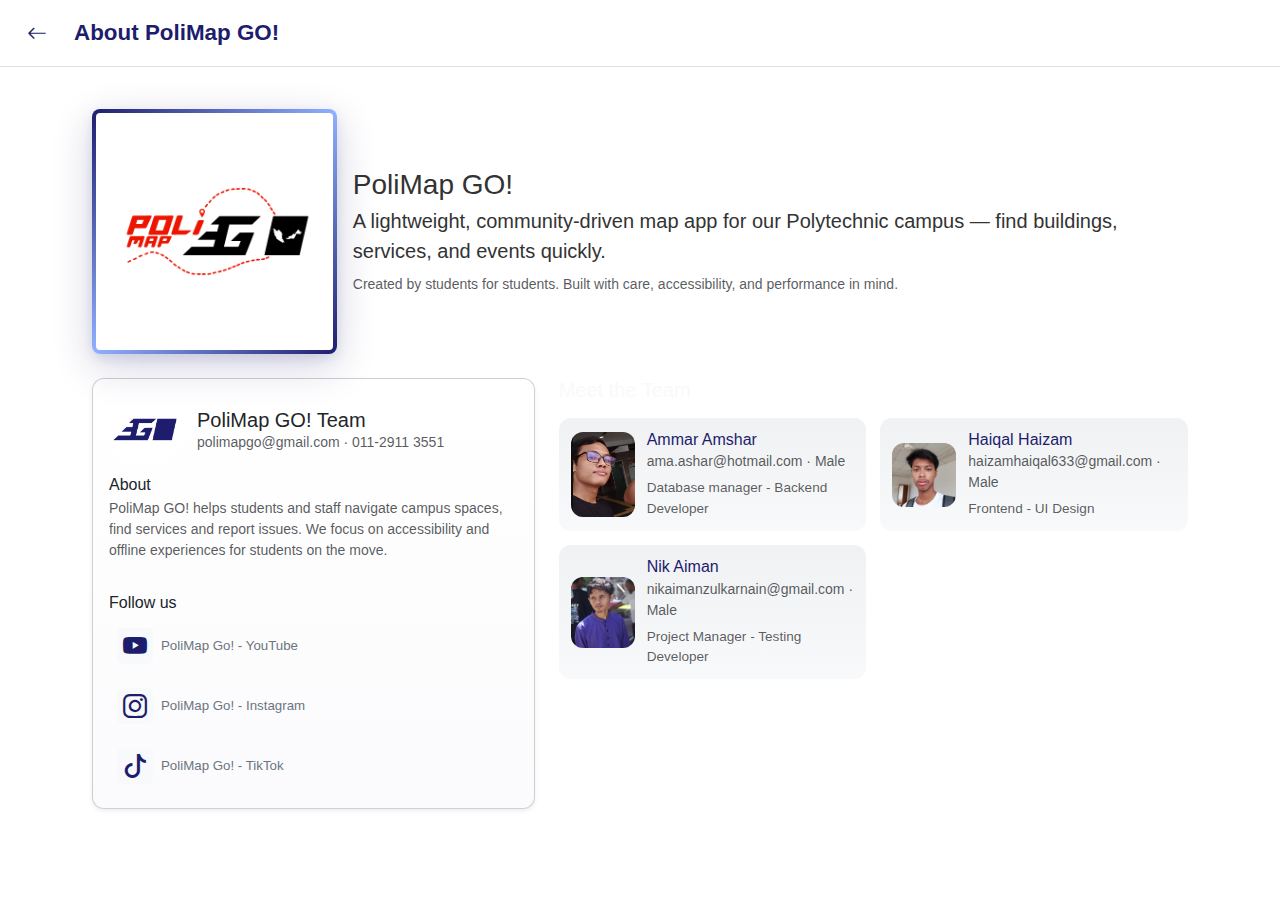
<file: html/about.html>
<!DOCTYPE html>
<html lang="en">
  <head>
    <meta charset="UTF-8" />
    <meta name="viewport" content="width=device-width, initial-scale=1.0" />

    <!-- Bootstrap -->
    <link
      href="https://cdn.jsdelivr.net/npm/bootstrap@5.3.0/dist/css/bootstrap.min.css"
      rel="stylesheet"
    />
    <link
      rel="stylesheet"
      href="https://cdn.jsdelivr.net/npm/bootstrap-icons@1.11.3/font/bootstrap-icons.css"
    />
    <script src="https://cdn.jsdelivr.net/npm/bootstrap@5.3.0/dist/js/bootstrap.bundle.min.js"></script>

    <!-- CSS & JS -->
    <link rel="stylesheet" href="../css/about.css" />
    <link rel="stylesheet" href="../css/darkmode.css" />
    <script src="../js/about.js"></script>
    <script src="../js/darkmode.js"></script>

    <title>About - PoliMap GO!</title>
  </head>
  <body>
    <!-- ===== Header ===== -->
    <header>
      <button class="btn-back" onclick="goBack()" aria-label="Back">
        <i class="bi bi-arrow-left" aria-hidden="true"></i>
      </button>
      <div class="title">
        <h2>About PoliMap GO!</h2>
      </div>
    </header>

    <!-- ===== Main container ===== -->
    <main class="container about-page py-4">
      <!-- Hero / Summary -->
      <section class="hero d-flex gap-3 align-items-center mb-4">
        <div class="hero-logo-container">
          <img
            src="../icon/logoPolimapPng.png"
            alt="PoliMap GO! Logo"
            class="hero-logo rounded-3 floating pulse"
          />
          <div class="logo-glow"></div>
        </div>
        <div>
          <h3 class="mb-1 txt">PoliMap GO!</h3>
          <p class="lead mb-0">
            A lightweight, community-driven map app for our Polytechnic campus —
            find buildings, services, and events quickly.
          </p>
          <p class="text-muted small mt-2 mb-0">
            Created by students for students. Built with care, accessibility,
            and performance in mind.
          </p>
        </div>
      </section>

      <div class="row g-4">
        <!-- Left column: About & Contact -->
        <aside class="col-lg-5">
          <div class="card shadow-sm p-3 h-100">
            <div class="d-flex align-items-center gap-3 mb-2">
              <img
                src="../icon/iconPolimap.png"
                alt="PoliMap Team"
                class="rounded-circle"
                style="width: 72px; height: 72px; object-fit: cover"
              />
              <div>
                <h5 class="mb-0">PoliMap GO! Team</h5>
                <p class="text-muted small mb-0">
                  polimapgo@gmail.com · 011-2911 3551
                </p>
              </div>
            </div>

            <div class="mb-3">
              <h6 class="mb-1 txt">About</h6>
              <p class="small text-muted">
                PoliMap GO! helps students and staff navigate campus spaces,
                find services and report issues. We focus on accessibility and
                offline experiences for students on the move.
              </p>
            </div>

            <div>
              <h6 class="mb-1 txt">Follow us</h6>
              <div class="d-flex flex-column gap-2 mt-2">
                <a
                  class="d-flex align-items-center gap-2 text-decoration-none font-2"
                  href="#"
                >
                  <i class="bi bi-youtube fs-4 rounded bg-light p-1"></i>
                  <span class="small">PoliMap Go! - YouTube</span>
                </a>
                <a
                  class="d-flex align-items-center gap-2 text-decoration-none font-2"
                  href="#"
                >
                  <i class="bi bi-instagram fs-4 rounded bg-light p-1"></i>
                  <span class="small">PoliMap Go! - Instagram</span>
                </a>
                <a
                  class="d-flex align-items-center gap-2 text-decoration-none font-2"
                  href="#"
                >
                  <i class="bi bi-tiktok fs-4 rounded bg-light p-1"></i>
                  <span class="small">PoliMap Go! - TikTok</span>
                </a>
              </div>
            </div>
          </div>
        </aside>

        <!-- Right column: Team grid -->
        <section class="col-lg-7">
          <h5 class="section-title mb-3">Meet the Team</h5>
          <div class="team-grid">
            <article class="team-card">
              <img
                class="team-avatar"
                src="../icon/ammarGambar.jpg"
                alt="Aminah"
              />
              <div class="team-body">
                <h6 class="team-name">Ammar Amshar</h6>
                <p class="team-meta small text-muted">
                  ama.ashar@hotmail.com · Male
                </p>
                <p class="team-achievements small">
                  Database manager - Backend Developer
                </p>
              </div>
            </article>

            <article class="team-card">
              <img
                class="team-avatar"
                src="../icon/gambarHaiqal.jpg"
                alt="Faiz"
              />
              <div class="team-body">
                <h6 class="team-name">Haiqal Haizam</h6>
                <p class="team-meta small text-muted">
                  haizamhaiqal633@gmail.com · Male
                </p>
                <p class="team-achievements small">Frontend - UI Design</p>
              </div>
            </article>

            <article class="team-card">
              <img
                class="team-avatar"
                src="../icon/aimanGambar.jpg"
                alt="Khairul"
              />
              <div class="team-body">
                <h6 class="team-name">Nik Aiman</h6>
                <p class="team-meta small text-muted">
                  nikaimanzulkarnain@gmail.com · Male
                </p>
                <p class="team-achievements small">
                  Project Manager - Testing Developer
                </p>
              </div>
            </article>
          </div>
        </section>
      </div>
    </main>
  </body>
</html>
</file>
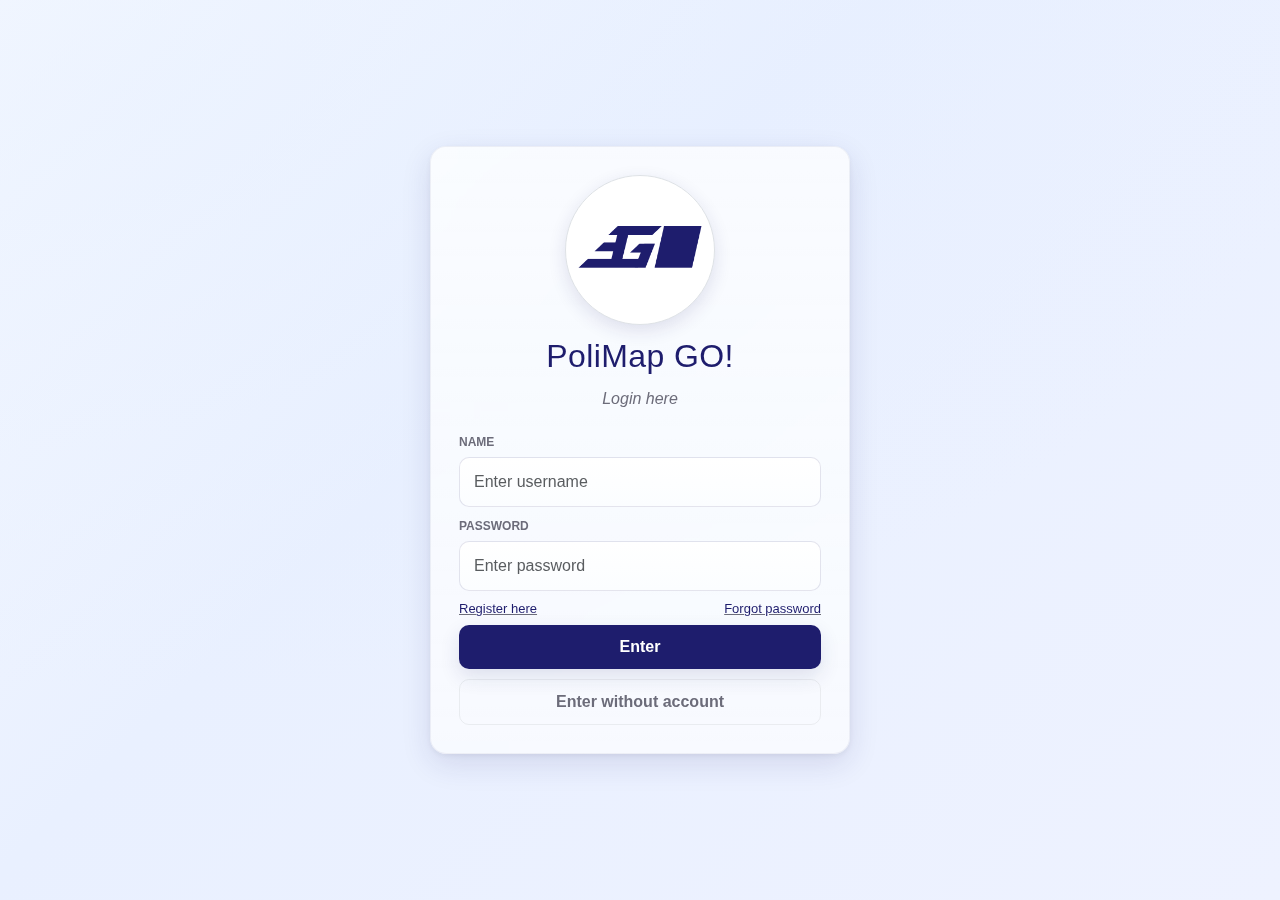
<file: html/account.html>
<!DOCTYPE html>
<html lang="en">
  <head>
    <meta charset="UTF-8" />
    <meta name="viewport" content="width=device-width, initial-scale=1.0" />
    <link href="https://cdn.jsdelivr.net/npm/bootstrap@5.3.0/dist/css/bootstrap.min.css" rel="stylesheet"/>
    <link rel="stylesheet" href="https://cdn.jsdelivr.net/npm/bootstrap-icons@1.11.3/font/bootstrap-icons.css"/>
    <script src="../js/account.js"></script>
    <script src="https://cdn.jsdelivr.net/npm/bootstrap@5.3.0/dist/js/bootstrap.bundle.min.js"></script>
    <link rel="stylesheet" href="../css/account.css" />
    <link rel="stylesheet" href="../css/darkmode.css" />
    <script src="../js/darkmode.js"></script>

    <title>Account - PoliMap GO!</title>
  </head>
    <body>
        <header class="py-2">
            <div class="container d-flex align-items-center">
                <button class="btn btn-link p-0 me-3 btn-back" onclick="goBack()" aria-label="Back">
                    <i class="bi bi-arrow-left fs-4" aria-hidden="true"></i>
                </button>
                <h2 class="m-0">Account</h2>
            </div>
        </header>

        <main class="container my-4 d-flex justify-content-center">
            <article class="card shadow-sm" style="width:360px;">
                <div class="card-body text-center">
                    <!-- Dynamic avatar based on user role -->
                    <div class="avatar-icon mb-3 rounded-circle d-inline-flex align-items-center justify-content-center" style="width:72px;height:72px;">
                        <i class="bi bi-person-circle fs-3" aria-hidden="true"></i>
                    </div>
                    <h5 class="card-title">Account Details</h5>
                    <p class="text-muted small">Manage your profile and login settings</p>

                    <ul class="list-group list-group-flush text-start mt-3">
                        <li class="list-group-item d-flex justify-content-between align-items-center">
                            <span><i class="bi bi-person me-2"></i>Username</span>
                            <strong id="username-display">Loading...</strong>
                        </li>
                        <li class="list-group-item d-flex justify-content-between align-items-center">
                            <span><i class="bi bi-key me-2"></i>Password</span>
                            <a href="#" class="password-change-link small" onclick="changePassword()">Change</a>
                        </li>
                        <li class="list-group-item d-flex justify-content-between align-items-center">
                            <span><i class="bi bi-envelope me-2"></i>Email</span>
                            <strong id="email-display">Loading...</strong>
                        </li>
                        <li class="list-group-item d-flex justify-content-between align-items-center">
                            <span><i class="bi bi-shield me-2"></i>Account Type</span>
                            <span id="account-type">Loading...</span>
                        </li>
                    </ul>

                    <div class="d-grid gap-2 mt-3">
                        <a href="setting.html" class="btn btn-primary">
                            <i class="bi bi-gear me-2"></i>Open Settings
                        </a>
                        <button class="btn btn-outline-secondary" onclick="loadUserAccount()">
                            <i class="bi bi-arrow-clockwise me-2"></i>Refresh
                        </button>
                    </div>
                </div>
            </article>
        </main>
    </body>
</html>
</file>
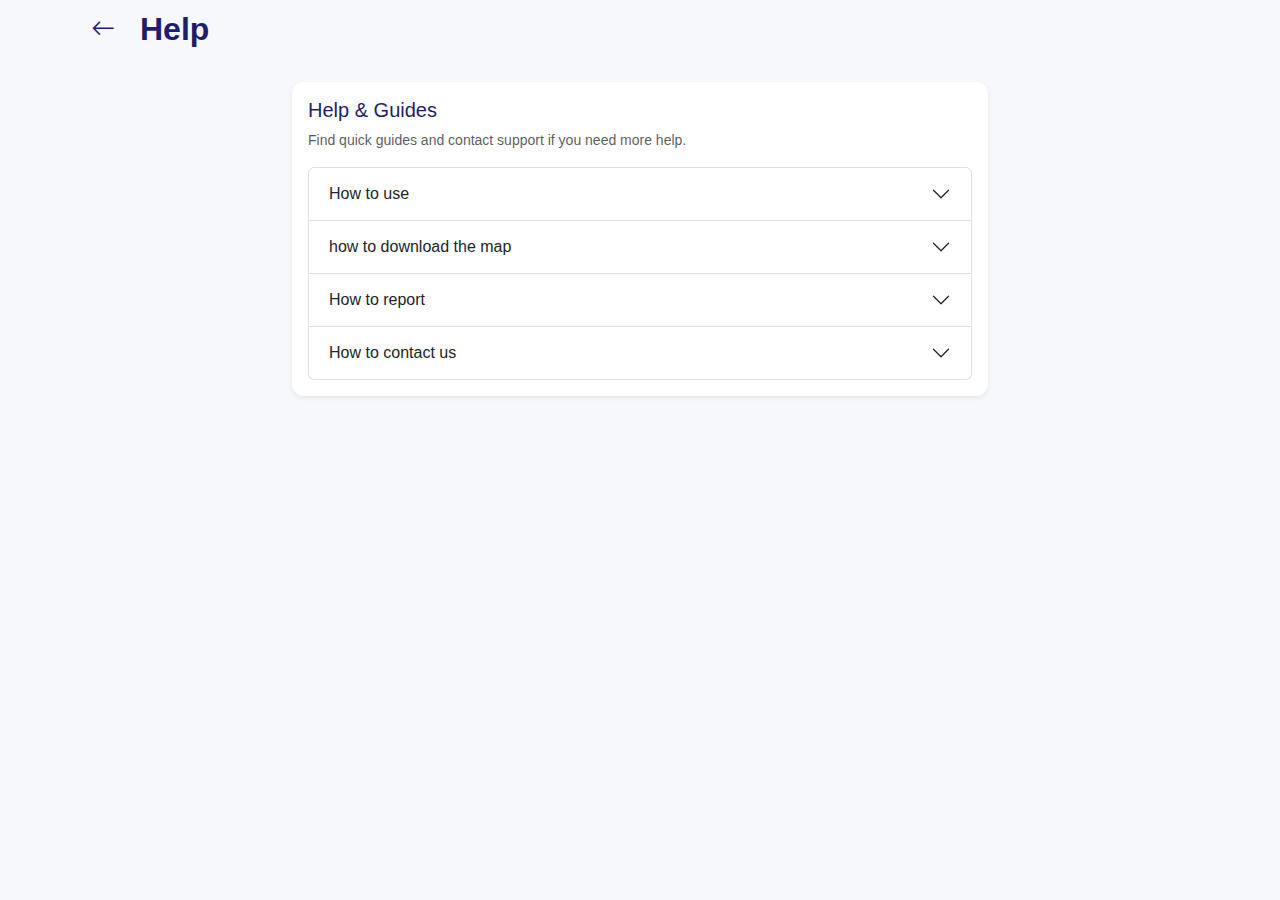
<file: html/help.html>
<!DOCTYPE html>
<html lang="en">
  <head>
    <meta charset="UTF-8" />
    <meta name="viewport" content="width=device-width, initial-scale=1.0" />
    <link href="https://cdn.jsdelivr.net/npm/bootstrap@5.3.0/dist/css/bootstrap.min.css" rel="stylesheet"/>
    <link rel="stylesheet" href="https://cdn.jsdelivr.net/npm/bootstrap-icons@1.11.3/font/bootstrap-icons.css"/>
    <script src="../js/help.js"></script>
    <script src="https://cdn.jsdelivr.net/npm/bootstrap@5.3.0/dist/js/bootstrap.bundle.min.js"></script>
    <link rel="stylesheet" href="../css/help.css" />
    <link rel="stylesheet" href="../css/darkmode.css" />
    <script src="../js/darkmode.js"></script>
    <title>Map Downlaod- PoliMap GO!</title>
  </head>
    <body>
        <header class="py-2">
            <div class="container d-flex align-items-center">
                <button class="btn btn-link p-0 me-3 btn-back" onclick="goBack()" aria-label="Back">
                    <i class="bi bi-arrow-left fs-4" aria-hidden="true"></i>
                </button>
                <h2 class="m-0">Help</h2>
            </div>
        </header>

        <main class="container my-4">
            <div class="card shadow-sm">
                <div class="card-body">
                    <h5 class="card-title">Help & Guides</h5>
                    <p class="card-text text-muted small">Find quick guides and contact support if you need more help.</p>

                    <div class="accordion" id="helpAccordion">
                        <div class="accordion-item">
                            <h2 class="accordion-header" id="headingOne">
                                <button class="accordion-button collapsed" type="button" data-bs-toggle="collapse" data-bs-target="#collapseOne" aria-expanded="false" aria-controls="collapseOne">
                                    How to use
                                </button>
                            </h2>
                            <div id="collapseOne" class="accordion-collapse collapse" aria-labelledby="headingOne" data-bs-parent="#helpAccordion">
                                <div class="accordion-body">
                                   
You can browse our social media on YouTube, Instagram and TikTok which are in our "about" sidebar for tutorials on how to use our apps.
                                </div>
                            </div>
                        </div>

                        <div class="accordion-item">
                            <h2 class="accordion-header" id="headingTwo">
                                <button class="accordion-button collapsed" type="button" data-bs-toggle="collapse" data-bs-target="#collapseTwo" aria-expanded="false" aria-controls="collapseTwo">
                                    how to download the map
                                </button>
                            </h2>
                            <div id="collapseTwo" class="accordion-collapse collapse" aria-labelledby="headingTwo" data-bs-parent="#helpAccordion">
                                <div class="accordion-body">You can just go to the side bar of our application and search for "map download" and enter there we will provide the file for download.</div>
                            </div>
                        </div>

                        <div class="accordion-item">
                            <h2 class="accordion-header" id="headingThree">
                                <button class="accordion-button collapsed" type="button" data-bs-toggle="collapse" data-bs-target="#collapseThree" aria-expanded="false" aria-controls="collapseThree">
                                    How to report
                                </button>
                            </h2>
                            <div id="collapseThree" class="accordion-collapse collapse" aria-labelledby="headingThree" data-bs-parent="#helpAccordion">
                                <div class="accordion-body">To report, you can search in settings and search for "report and feedback" then you can write the report provided.</div>
                            </div>
                        </div>

                        <div class="accordion-item">
                            <h2 class="accordion-header" id="headingFour">
                                <button class="accordion-button collapsed" type="button" data-bs-toggle="collapse" data-bs-target="#collapseFour" aria-expanded="false" aria-controls="collapseFour">
                                    How to contact us
                                </button>
                            </h2>
                            <div id="collapseFour" class="accordion-collapse collapse" aria-labelledby="headingFour" data-bs-parent="#helpAccordion">
                                <div class="accordion-body">
Just contact us on our side bar "about" there is our email address and number that you can contact or email us directly using polimapgo@gmail.com.</div>
                            </div>
                        </div>
                    </div>
                </div>
            </div>
        </main>
    </body>
</html>
</file>
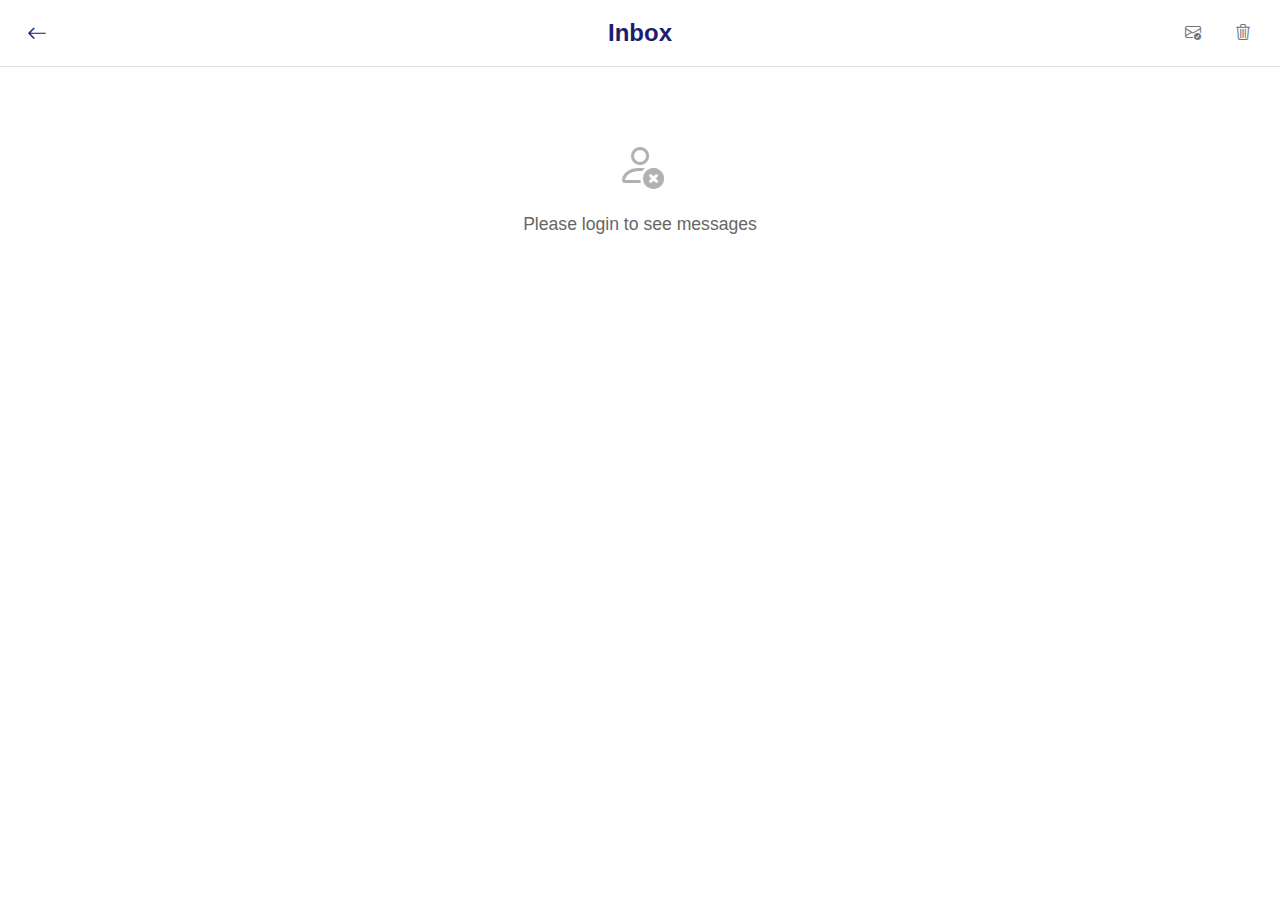
<file: html/inbox.html>
<!DOCTYPE html>
<html lang="en">
  <head>
    <meta charset="UTF-8" />
    <meta
      name="viewport"
      content="width=device-width, initial-scale=1, user-scalable=no"
    />
    <link
      rel="stylesheet"
      href="https://cdn.jsdelivr.net/npm/bootstrap-icons@1.11.3/font/bootstrap-icons.css"
    />
    <link rel="stylesheet" href="../css/bootstrap.min.css" />
    <link rel="stylesheet" href="../css/inbox.css" />
    <link rel="stylesheet" href="../css/darkmode.css" />
    <script src="../js/darkmode.js"></script>
    <script src="../js/inbox.js"></script>
    <title>Inbox – PUO Map App</title>
  </head>
  <body>
    <header>
      <button class="btn-back" onclick="goBack()" aria-label="Back">
        <i class="bi bi-arrow-left" aria-hidden="true"></i>
      </button>
      <div class="title">
        <h2>Inbox</h2>
      </div>
      <div class="header-actions">
        <button class="btn-delete-read" onclick="deleteReadMessages()" title="Delete Read Messages" aria-label="Delete Read Messages">
          <i class="bi bi-envelope-check" aria-hidden="true"></i>
        </button>
        <button class="btn-delete-all" onclick="deleteAllMessages()" aria-label="Delete All Messages" title="Delete All Messages">
          <i class="bi bi-trash3" aria-hidden="true"></i>
        </button>
      </div>
    </header>
    <div>
      <div class="inbox-container">
        <p>No new messages</p>
      </div>
    </div>
  </body>
</html>
</file>
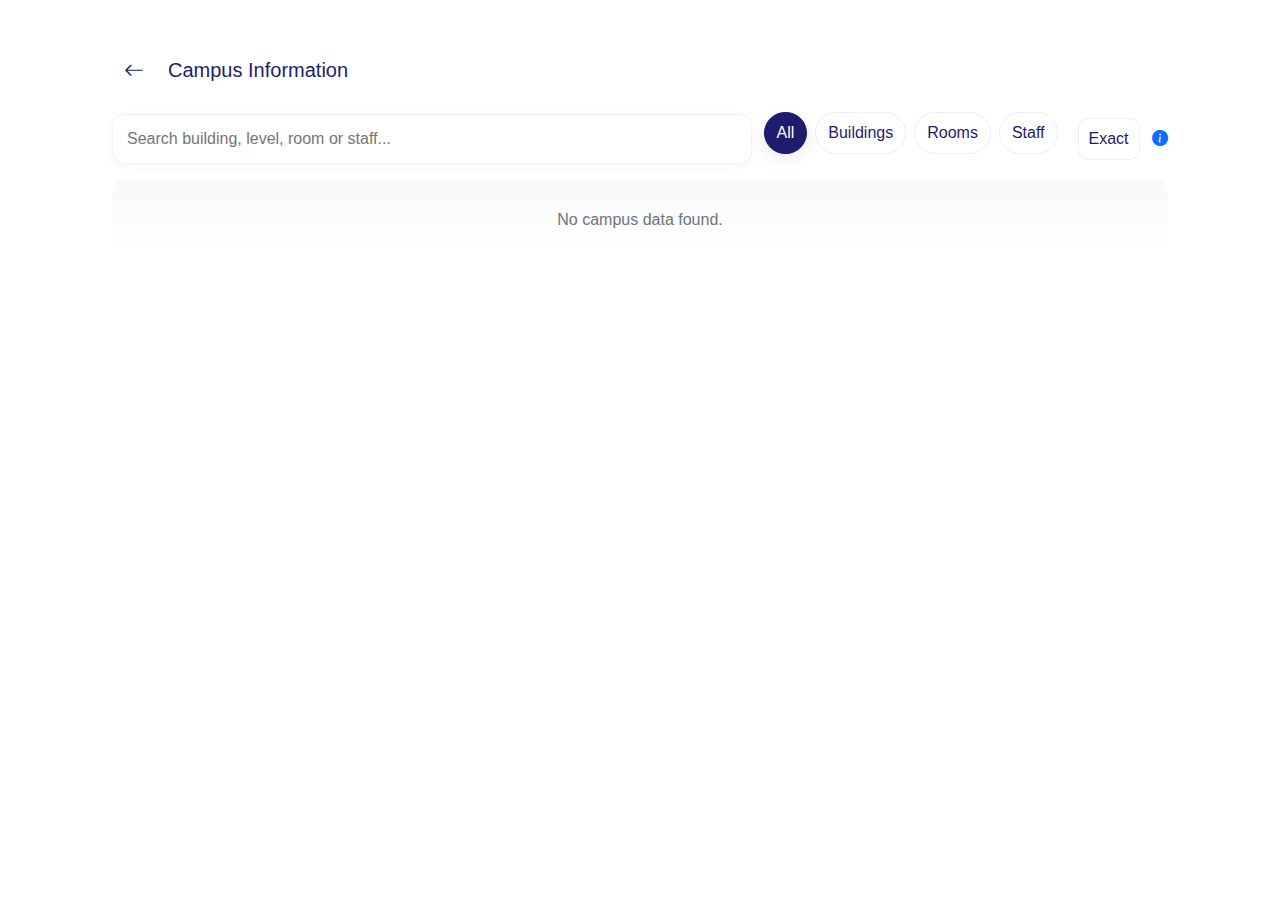
<file: html/infomation.html>
<!DOCTYPE html>
<html lang="en">
  <head>
    <meta charset="utf-8" />
    <meta name="viewport" content="width=device-width,initial-scale=1" />
    <title>Information - PoliMap GO!</title>
    <!-- Bootstrap -->
    <link
      href="https://cdn.jsdelivr.net/npm/bootstrap@5.3.0/dist/css/bootstrap.min.css"
      rel="stylesheet"
    />
    <link
      rel="stylesheet"
      href="https://cdn.jsdelivr.net/npm/bootstrap-icons@1.11.3/font/bootstrap-icons.css"
    />

    <!-- Page styles -->
    <link rel="stylesheet" href="../css/infomation.css" />
    <link rel="stylesheet" href="../css/darkmode.css" />

    <script src="../js/darkmode.js"></script>
  </head>
  <body>
    <main class="info-page">
      <header>
        <button class="btn-back" aria-label="Back">
          <i class="bi bi-arrow-left"></i>
        </button>
        <div class="title"><h2>Campus Information</h2></div>
      </header>

      <div class="search-row">
        <input
          id="info-search"
          class="search-input"
          placeholder="Search building, level, room or staff..."
        />
        <div class="list-controls" id="filter-buttons" aria-hidden="false">
          <!-- filter buttons will be rendered here by JS -->
        </div>
        <div style="margin-left: 8px">
          <button
            id="exact-toggle"
            class="btn-ghost"
            title="Toggle exact match"
          >
            Exact
          </button>
          <span
            class="info-icon text-primary"
            data-bs-toggle="modal"
            data-bs-target="#exactInfoModal"
            style="cursor: pointer"
          >
            <i
              class="bi bi-info-circle-fill fs-6"
              data-bs-toggle="tooltip"
              data-bs-placement="top"
              title="How to use Exact Button"
            ></i>
          </span>
        </div>
      </div>

      <section>
        <div id="info-list" class="list" aria-live="polite"></div>
        <div id="empty-state" class="empty" style="display: none">
          No results found
        </div>
        <div id="loading-state" class="empty">Loading campus data...</div>
        <div id="error-state" class="empty" style="display: none">
          Failed to load data
        </div>
      </section>

      <!-- Details modal -->
      <div
        class="modal fade"
        id="detailsModal"
        tabindex="-1"
        aria-hidden="true"
      >
        <div class="modal-dialog modal-dialog-centered">
          <div class="modal-content">
            <div class="modal-header">
              <h5 class="modal-title" id="detailsModalLabel">Details</h5>
              <button
                type="button"
                class="btn-close"
                data-bs-dismiss="modal"
                aria-label="Close"
              ></button>
            </div>
            <div class="modal-body" id="detailsModalBody">
              <!-- populated by JS -->
            </div>
            <div class="modal-footer">
              <button
                type="button"
                class="btn btn-secondary"
                data-bs-dismiss="modal"
              >
                Close
              </button>
            </div>
          </div>
        </div>
      </div>
    </main>

    <!-- Info Modal for Exact Button Explanation -->
    <div
      class="modal fade"
      id="exactInfoModal"
      tabindex="-1"
      aria-hidden="true"
    >
      <div class="modal-dialog modal-dialog-centered">
        <div class="modal-content">
          <div class="modal-header">
            <h5 class="modal-title" id="exactInfoModalLabel">
              How to use Exact Button
            </h5>
            <button
              type="button"
              class="btn-close"
              data-bs-dismiss="modal"
              aria-label="Close"
            ></button>
          </div>
          <div class="modal-body">
            <div class="d-flex align-items-start mb-3">
              <div class="me-3">
                <i class="bi bi-search text-primary fs-4"></i>
              </div>
              <div>
                <h6 class="fw-bold">Exact Button Function</h6>
                <p class="mb-0">
                  Exact button helps you to filter search results to only
                  include items that exactly <i>match your search keywords.</i> 
                </p>
              </div>
            </div>

            <div class="usage-steps">
              <div class="step-item mb-3">
                <div class="step-header d-flex align-items-center">
                  <span
                    class="step-number bg-primary text-white rounded-circle d-inline-flex align-items-center justify-content-center me-3"
                    style="width: 24px; height: 24px; font-size: 12px"
                    >1</span
                  >
                  <h6 class="mb-0 fw-bold">Normal Search</h6>
                </div>
                <p class="step-desc ms-4 mt-1 mb-0 text-muted">
                  Without exact mode: search will return all results <i>that contain 
                  the keywords anywhere</i>  in their names
                </p>
              </div>

              <div class="step-item mb-3">
                <div class="step-header d-flex align-items-center">
                  <span
                    class="step-number bg-primary text-white rounded-circle d-inline-flex align-items-center justify-content-center me-3"
                    style="width: 24px; height: 24px; font-size: 12px"
                    >2</span
                  >
                  <h6 class="mb-0 fw-bold">Exact Mode: ON</h6>
                </div>
                <p class="step-desc ms-4 mt-1 mb-0 text-muted">
                   Click the Exact button to <i>enable exact mode</i>
                </p>
              </div>

              <div class="step-item">
                <div class="step-header d-flex align-items-center">
                  <span
                    class="step-number bg-primary text-white rounded-circle d-inline-flex align-items-center justify-content-center me-3"
                    style="width: 24px; height: 24px; font-size: 12px"
                    >3</span
                  >
                  <h6 class="mb-0 fw-bold">Exact Search</h6>
                </div>
                <p class="step-desc ms-4 mt-1 mb-0 text-muted">
                  With exact mode: search will return only results <i>that exactly match
                    the keywords</i> in their names <b><U>ONLY ONE KEYWORD IS ALLOWED</U></b>
                </p>
              </div>
            </div>

            <div class="example-section mt-4 p-3 bg-light rounded">
              <h6 class="fw-bold mb-2">Example:</h6>
              <ul class="mb-0">
                <li>
                  <strong>Without Exact:</strong> "tan" will find "Consul<b>tan</b>cy Work Area",
                  "Tandas Lelaki", and "Tandas Perempuan"
                </li>
                <li>
                  <strong>With Exact:</strong> "tan" will appear no results, as there is no items
                  that exactly match "tan" unless you search for "tandas" or "consultancy" <b><u>Only One keyword</u></b>
                </li>
              </ul>
            </div>
          </div>
          <div class="modal-footer">
            <button
              type="button"
              class="btn btn-secondary"
              data-bs-dismiss="modal"
            >
              Close
            </button>
          </div>
        </div>
      </div>
    </div>
    <!-- Bootstrap JS (bundle contains Popper) -->
    <script src="https://cdn.jsdelivr.net/npm/bootstrap@5.3.0/dist/js/bootstrap.bundle.min.js"></script>
    <script src="../js/infomation.js"></script>
  </body>
</html>
</file>
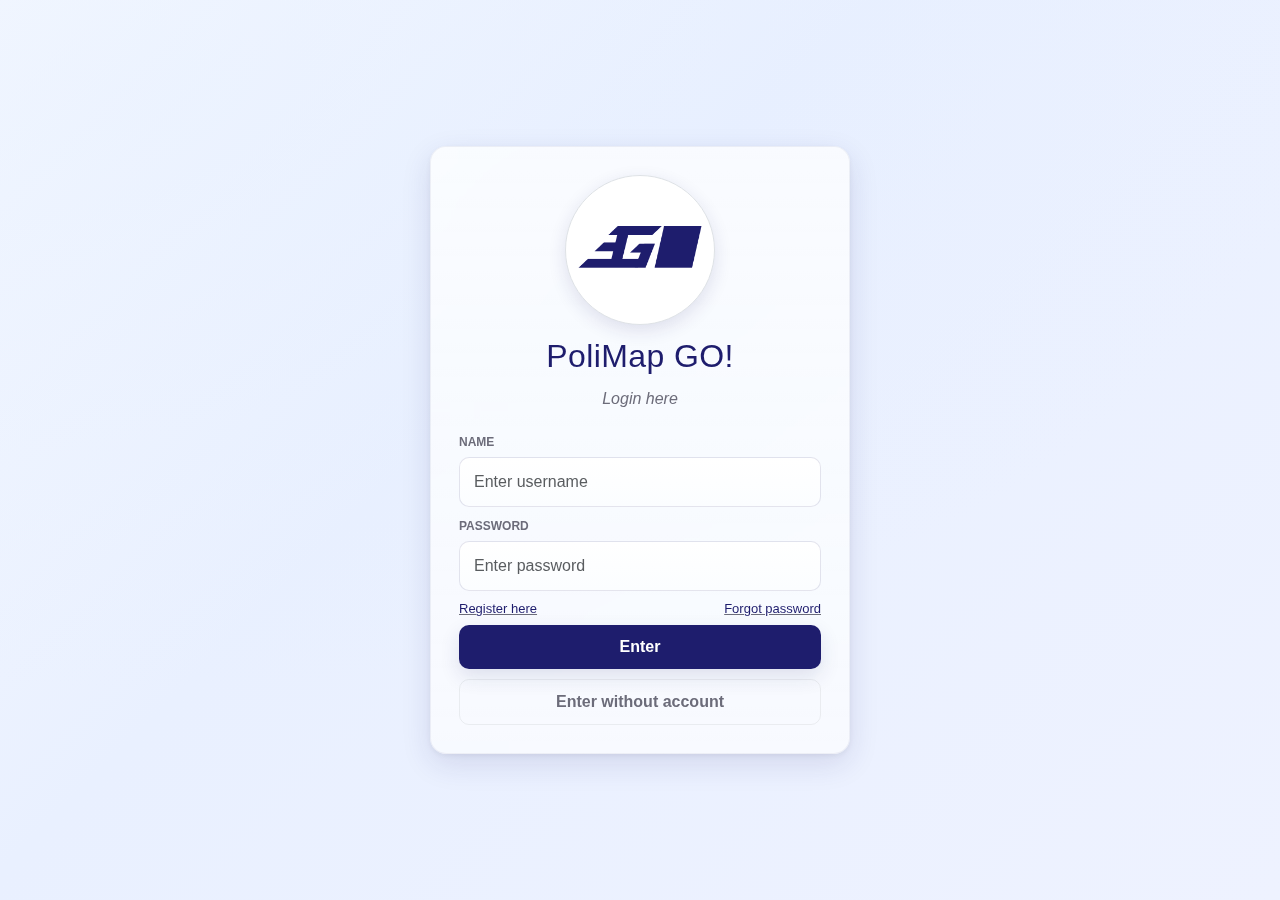
<file: html/login.html>
<!DOCTYPE html>
<html lang="en">
  <head>
    <meta charset="UTF-8" />
    <meta name="viewport" content="width=device-width, initial-scale=1, user-scalable=no"/>
    <link rel="stylesheet" href="../css/bootstrap.min.css" />
    <link rel="stylesheet" href="../css/login.css" />
    <script src="https://cdn.jsdelivr.net/npm/bootstrap@5.3.0/dist/js/bootstrap.bundle.min.js"></script>
    <script type="module" src="../js/login.js"></script>
    <title>Login – PUO Map App</title>
  </head>
  <body>
    <div class="login-card">
      <div class="brand">
        <div class="image">
          <img src="../icon/iconPolimap.png" class="img-thumbnail" alt="gambar logo PoliMap GO!" style="width: 150px; height: 150px; border-radius: 50%"/>
        </div>
        <h2>PoliMap GO!</h2>
        <p>Login here</p>
      </div>

      <form>
        <div class="form-row">
          <div class="field">
            <label for="username">NAME</label>
            <input
              type="text"
              id="username"
              class="form-control"
              placeholder="Enter username"
            />
          </div>
          <div class="field">
            <label for="password">PASSWORD</label>
            <input
              type="password"
              id="password"
              class="form-control"
              placeholder="Enter password"
            />
          </div>
        </div>

        <div class="links" style="margin-top:8px">
          <div class="font-p">
            <p style="margin:0; text-decoration: underline;"><a href="signin.html">Register here</a></p>
          </div>
          <div class="font-p">
            <p style="margin:0; text-decoration: underline;"><a href="#" onclick="showForgotPassword()">Forgot password</a></p>
          </div>
        </div>

        <div class="actions">
          <button id="enter" class="btn btn-primary" type="button" onclick="login()">Enter</button>
          <button class="btn btn-ghost" type="button" onclick="firstPage()">Enter without account</button>
        </div>
      </form>
    </div>

    
 <!-- UPDATE: Forgot Password Modal dengan OTP Steps -->
<div class="modal fade" id="forgotPasswordModal" tabindex="-1">
  <div class="modal-dialog modal-dialog-centered">
    <div class="modal-content">
      <div class="modal-header">
        <h5 class="modal-title">Reset Password</h5>
        <button type="button" class="btn-close" data-bs-dismiss="modal"></button>
      </div>
      <div class="modal-body">
        <!-- Step 1: Enter Email -->
        <div id="step1">
          <p>Enter your email address to receive OTP code.</p>
          <div class="mb-3">
            <label for="resetEmail" class="form-label">Email Address</label>
            <input type="email" class="form-control" id="resetEmail" placeholder="your@email.com">
          </div>
        </div>

        <!-- Step 2: Enter OTP -->
        <div id="step2" class="d-none">
          <p>Enter the 6-digit OTP sent to your email.</p>
          <div class="mb-3">
            <label class="form-label">OTP Code</label>
            <input type="text" class="form-control" id="resetOTP" placeholder="123456" maxlength="6" inputmode="numeric" style="letter-spacing: 8px; font-size: 1.2rem; text-align: center;">
            <div class="mt-2">
              <span class="timer" id="otpTimer" style="color: #dc3545; font-weight: bold;">10:00</span>
              <button type="button" class="btn btn-link btn-sm p-0 ms-2" onclick="resendOTP()">Resend OTP</button>
            </div>
          </div>
        </div>

        <!-- Step 3: New Password -->
        <div id="step3" class="d-none">
          <p>Create your new password.</p>
          <div class="mb-3">
            <label for="newPassword" class="form-label">New Password</label>
            <input type="password" class="form-control" id="newPassword" placeholder="Enter new password">
          </div>
          <div class="mb-3">
            <label for="confirmPassword" class="form-label">Confirm Password</label>
            <input type="password" class="form-control" id="confirmPassword" placeholder="Confirm new password">
          </div>
        </div>
      </div>
      <div class="modal-footer">
        <button type="button" class="btn btn-secondary" data-bs-dismiss="modal">Cancel</button>
        <button type="button" class="btn btn-primary" id="modalActionBtn" onclick="handleModalAction()">
          Send OTP
        </button>
      </div>
    </div>
  </div>
</div>
  </body>
</html>
</file>
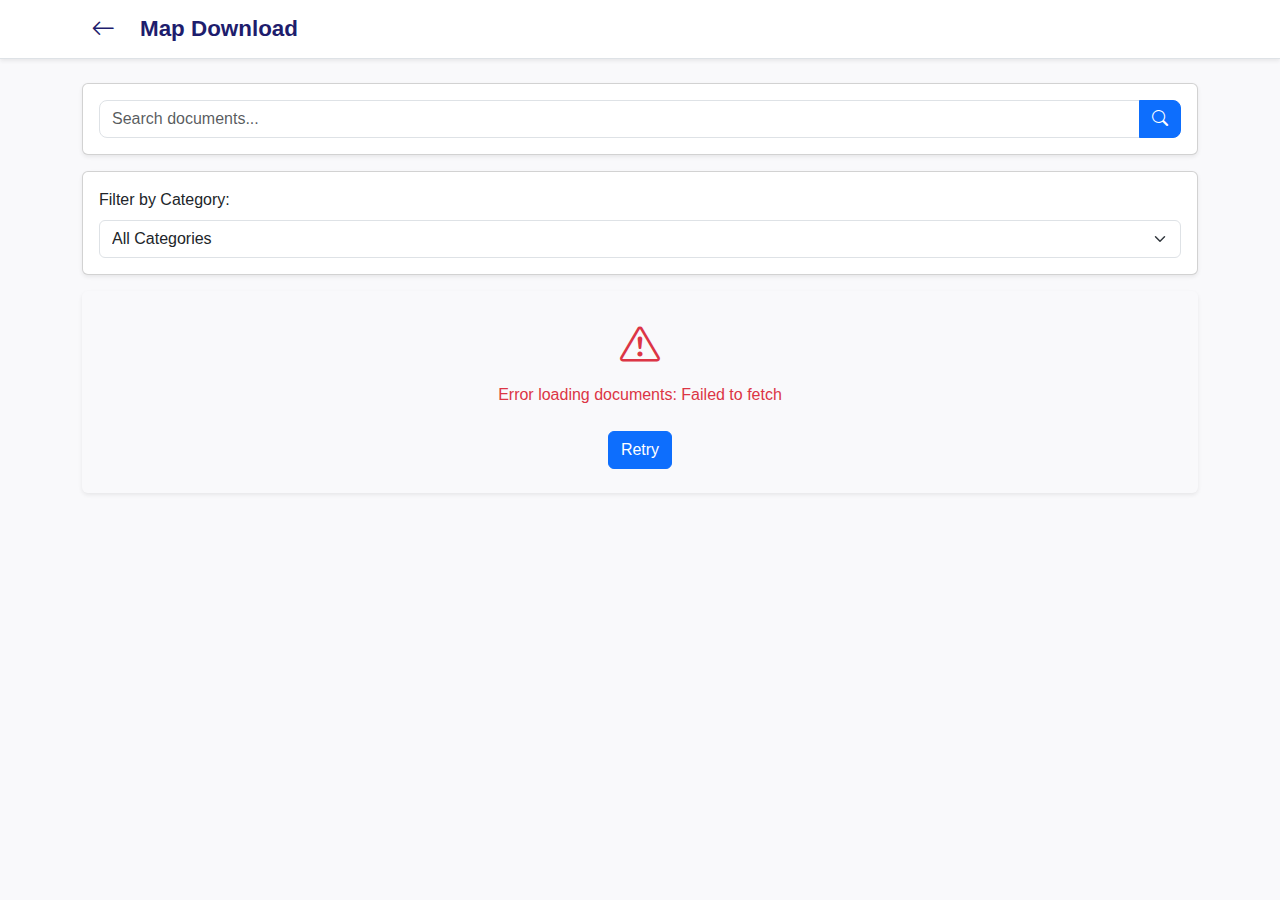
<file: html/mapDownload.html>
<!DOCTYPE html>
<html lang="en">
  <head>
    <meta charset="UTF-8" />
    <meta name="viewport" content="width=device-width, initial-scale=1.0" />
    <link
      href="https://cdn.jsdelivr.net/npm/bootstrap@5.3.0/dist/css/bootstrap.min.css"
      rel="stylesheet"
    />
    <link
      rel="stylesheet"
      href="https://cdn.jsdelivr.net/npm/bootstrap-icons@1.11.3/font/bootstrap-icons.css"
    />
    <script src="https://cdn.jsdelivr.net/npm/bootstrap@5.3.0/dist/js/bootstrap.bundle.min.js"></script>
    <script src="../js/mapDownload.js"></script>
    <link rel="stylesheet" href="../css/mapDownload.css" />
    <link rel="stylesheet" href="../css/darkmode.css" />
    <script src="../js/darkmode.js"></script>
    <title>Map Download - PoliMap GO!</title>
  </head>
  <body>
    <!-- Header -->
    <header class="py-2 border-bottom bg-white shadow-sm">
      <div class="container d-flex align-items-center">
        <button
          class="btn btn-link p-0 me-3 btn-back"
          onclick="goBack()"
          aria-label="Back"
        >
          <i class="bi bi-arrow-left fs-4"></i>
        </button>
        <h2 class="m-0">Map Download</h2>
      </div>
    </header>

    <!-- Main content -->
    <main class="container my-4">
      <!-- Search bar -->
      <section class="card shadow-sm mb-3">
        <div class="card-body">
          <div class="input-group">
            <input
              type="search"
              class="form-control"
              id="searchInput"
              placeholder="Search documents..."
              aria-label="search"
            />
            <button class="btn btn-primary" type="button" onclick="searchDocuments()">
              <i class="bi bi-search"></i>
            </button>
          </div>
        </div>
      </section>

      <!-- Category filter -->
      <section class="card shadow-sm mb-3">
        <div class="card-body">
          <label class="form-label">Filter by Category:</label>
          <select class="form-select" id="categoryFilter" onchange="filterDocuments()">
            <option value="all">All Categories</option>
            <option value="campus">Campus Information</option>
            <option value="academic">Academic</option>
            <option value="event">Events</option>
            <option value="facility">Facilities</option>
            <option value="other">Other</option>
          </select>
        </div>
      </section>

      <!-- Documents list -->
      <section id="documentsList" class="list-group shadow-sm">
        <div class="text-center text-muted py-4">
          <i class="bi bi-cloud-download fs-1"></i>
          <p class="mt-2">Loading documents...</p>
        </div>
      </section>
    </main>

    <script>
      // Load documents when page loads
      document.addEventListener('DOMContentLoaded', function() {
        loadPDFDocuments();
      });
    </script>
  </body>
</html>
</file>
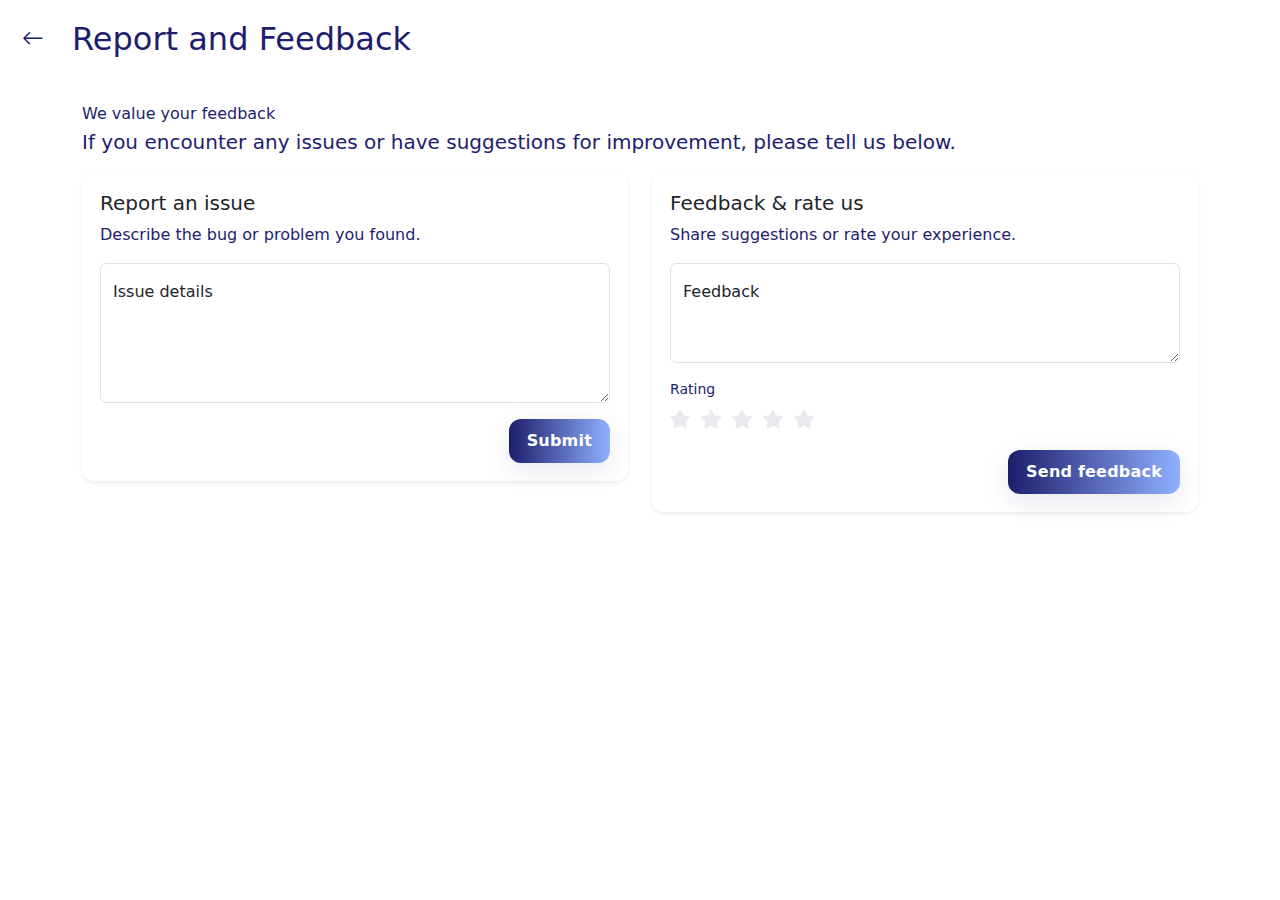
<file: html/report.html>
<!DOCTYPE html>
<html lang="en">
    <head>
        <meta charset="UTF-8" />
        <meta name="viewport" content="width=device-width, initial-scale=1.0" />
        <link href="https://cdn.jsdelivr.net/npm/bootstrap@5.3.0/dist/css/bootstrap.min.css" rel="stylesheet"/>
        <link rel="stylesheet" href="https://cdn.jsdelivr.net/npm/bootstrap-icons@1.11.3/font/bootstrap-icons.css"/>
        <link rel="stylesheet" href="../css/report.css" />
        <link rel="stylesheet" href="../css/darkmode.css" />
        <title>Report - PoliMap GO!</title>
    </head>
    <body>
        <header>
            <div class="icon">
                <button class="btn-back" onclick="goBack()" aria-label="Back"><i class="bi bi-arrow-left image" role="button"></i></button>
            </div>
            <div class="title">
                <h2>Report and Feedback</h2>
            </div>
        </header>
        <main class="container py-4">
            <div class="lead mb-3">
                <h6 class="mb-1">We value your feedback</h6>
                <p class="mb-0">If you encounter any issues or have suggestions for improvement, please tell us below.</p>
            </div>

            <div class="row g-4">
                <div class="col-12 col-md-6">
                    <div class="card shadow-sm">
                        <div class="card-body">
                            <h5 class="card-title">Report an issue</h5>
                            <p class="desc">Describe the bug or problem you found.</p>

                            <div class="form-floating mb-3">
                                <textarea class="form-control" placeholder="Describe the issue" id="issueTextarea" style="height: 140px"></textarea>
                                <label for="issueTextarea">Issue details</label>
                            </div>

                            <div class="d-flex justify-content-end">
                                <button id="submitIssue" class="btn btn-primary btn-submit">Submit</button>
                            </div>
                        </div>
                    </div>
                </div>

                <div class="col-12 col-md-6">
                    <div class="card shadow-sm">
                        <div class="card-body">
                            <h5 class="card-title">Feedback & rate us</h5>
                            <p class="desc">Share suggestions or rate your experience.</p>

                            <div class="form-floating mb-3">
                                <textarea class="form-control" placeholder="Share your feedback" id="feedbackTextarea" style="height: 100px"></textarea>
                                <label for="feedbackTextarea">Feedback</label>
                            </div>

                            <div class="mb-3">
                                <label class="d-block small mb-1">Rating</label>
                                <div class="rating" aria-hidden="true">
                                    <i class="bi bi-star-fill star" data-value="1" role="button"></i>
                                    <i class="bi bi-star-fill star" data-value="2" role="button"></i>
                                    <i class="bi bi-star-fill star" data-value="3" role="button"></i>
                                    <i class="bi bi-star-fill star" data-value="4" role="button"></i>
                                    <i class="bi bi-star-fill star" data-value="5" role="button"></i>
                                </div>
                            </div>

                            <div class="d-flex justify-content-end">
                                <button id="submitFeedback" class="btn btn-outline-primary btn-submit">Send feedback</button>
                            </div>
                        </div>
                    </div>
                </div>
            </div>
        </main>

        <script src="https://cdn.jsdelivr.net/npm/bootstrap@5.3.0/dist/js/bootstrap.bundle.min.js"></script>
        <script src="../js/darkmode.js"></script>
        <script src="../js/report.js"></script>
    </body>
</html>
</file>
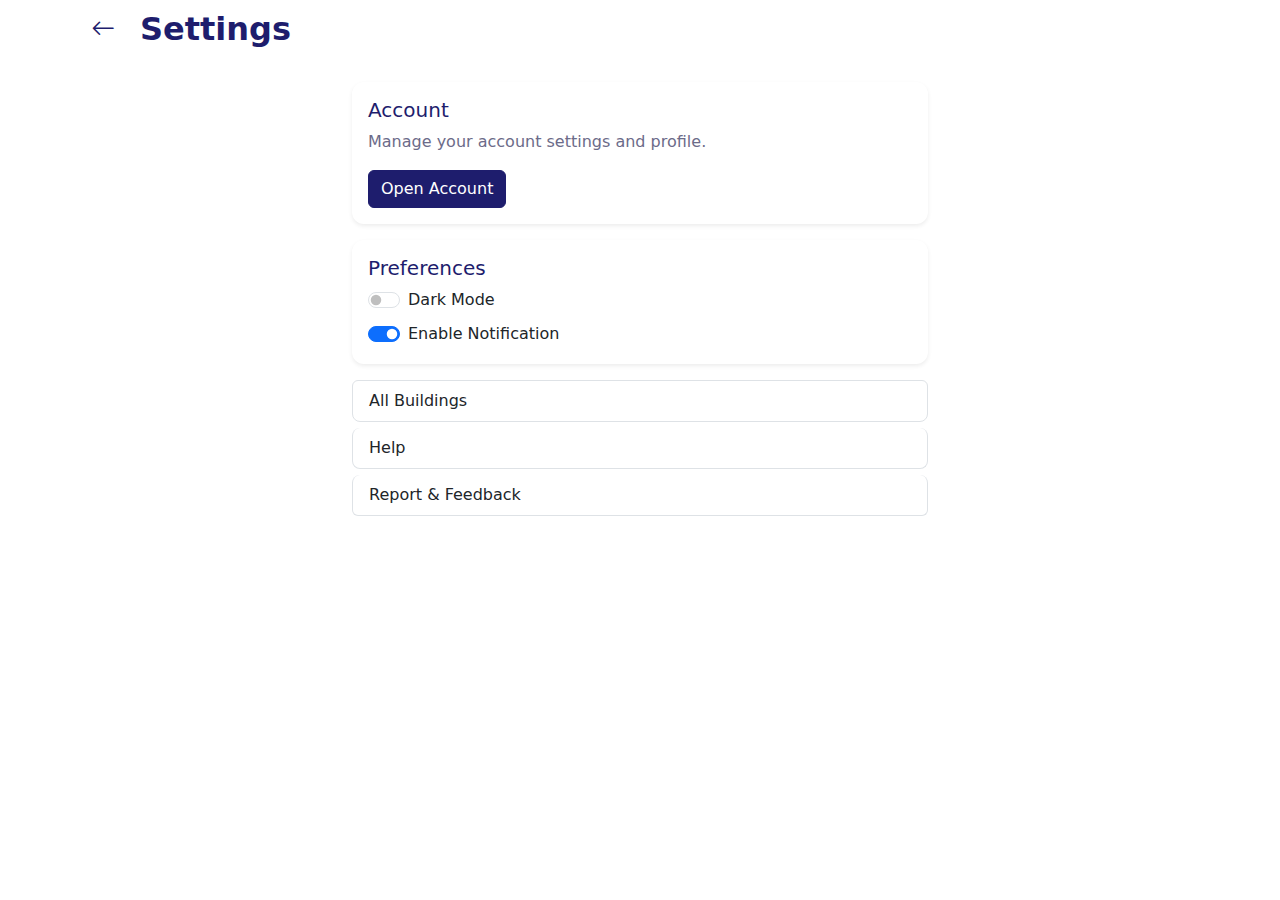
<file: html/setting.html>
<!DOCTYPE html>
<html lang="en">
  <head>
    <meta charset="UTF-8" />
    <meta name="viewport" content="width=device-width, initial-scale=1.0" />
    <link
      href="https://cdn.jsdelivr.net/npm/bootstrap@5.3.0/dist/css/bootstrap.min.css"
      rel="stylesheet"
    />
    <link
      rel="stylesheet"
      href="https://cdn.jsdelivr.net/npm/bootstrap-icons@1.11.3/font/bootstrap-icons.css"
    />
    <script src="https://cdn.jsdelivr.net/npm/bootstrap@5.3.0/dist/js/bootstrap.bundle.min.js"></script>
    <link rel="stylesheet" href="../css/darkmode.css" />
    <script src="../js/darkmode.js"></script>
    <link rel="stylesheet" href="../css/setting.css" />
    <script src="../js/setting.js"></script>
    <title>Settings - PoliMap GO!</title>
  </head>
  <body>
    <header class="py-2">
      <div class="container d-flex align-items-center">
        <button class="btn btn-link p-0 me-3 btn-back" onclick="goBack()" aria-label="Back">
          <i class="bi bi-arrow-left fs-4" aria-hidden="true"></i>
        </button>
        <h2 class="m-0">Settings</h2>
      </div>
    </header>

    <main class="container my-4">
      <section class="card shadow-sm mb-3">
        <div class="card-body">
          <h5 class="card-title">Account</h5>
          <p class="card-text">Manage your account settings and profile.</p>
          <a href="account.html" class="btn btn-primary">Open Account</a>
        </div>
      </section>

      <section class="card shadow-sm mb-3">
        <div class="card-body">
          <h5 class="card-title">Preferences</h5>
          <div class="d-flex flex-column gap-2">
            <div class="form-check form-switch">
              <input class="form-check-input" type="checkbox" id="switchMode" />
              <label class="form-check-label" for="switchMode">Dark Mode</label>
            </div>
            <div class="form-check form-switch">
              <input class="form-check-input" type="checkbox" id="notification" checked />
              <label class="form-check-label" for="notification">Enable Notification</label>
            </div>
          </div>
        </div>
      </section>

      <section class="list-group mb-3">
        <a href="infomation.html" class="list-group-item list-group-item-action">All Buildings</a>
        <a href="help.html" class="list-group-item list-group-item-action">Help</a>
        <a href="report.html" class="list-group-item list-group-item-action">Report &amp; Feedback</a>
      </section>
    </main>
  </body>
</html>
</file>
<file: css/about.css>
/* General body style */
body {
  background-color: white;
  margin: 0;
  padding: 0;
  font-family: "Segoe UI", Tahoma, Geneva, Verdana, sans-serif;
  color: #333;
}

/* Prefer border-box sizing to avoid unexpected overflow */
*,
*::before,
*::after {
  box-sizing: border-box;
}

/* Header */
header {
  display: flex;
  align-items: center;
  padding: 12px 16px;
  border-bottom: 1px solid #e0e0e0;
  background-color: #ffffff;
}

.title h2 {
  margin: 0;
  margin-left: 16px; /* jarak antara title dengan btn back */
  font-size: 1.4rem; /* title lebih besar */
  color: #1e1d6d;
  font-weight: 600;
}

/* Back button */
.btn-back {
  display: inline-grid;
  place-items: center;
  width: 42px;
  height: 42px;
  border-radius: 10px;
  transition: transform 180ms cubic-bezier(0.2, 0.9, 0.2, 1),
    box-shadow 220ms ease, background-color 180ms ease;
  color: #1e1d6d;
  background: transparent;
  border: none;
}
.btn-back i {
  transition: transform 200ms cubic-bezier(0.2, 0.9, 0.2, 1), color 180ms ease;
  font-size: 1.25rem;
}
.btn-back:hover {
  transform: translateY(-3px) rotate(-4deg) scale(1.03);
  box-shadow: 0 6px 18px rgba(30, 29, 109, 0.14),
    0 2px 6px rgba(30, 29, 109, 0.06);
  background: #1e1d6d;
  color: #ffffff;
}
.btn-back:hover i {
  color: #ffffff;
  transform: translateX(-2px);
}
.btn-back:active {
  transform: translateY(0) scale(0.98);
}
.btn-back:focus {
  outline: none;
  box-shadow: 0 0 0 4px rgba(143, 176, 255, 0.12);
}

/* Theme variables (fallbacks) */
:root {
  --bg: #ffffff;
  --card: #f8f9fb;
  --muted: #6c757d;
  --brand: #1e1d6d; /* primary brand */
  --accent: #8fb0ff;
}

/* Page-scoped container to avoid changing global .container behavior */
.about-page {
  background-color: var(--bg);
  border-radius: 12px;
  margin: 18px auto;
  padding: 22px;
  color: inherit;
  /* Make the page responsive but never exceed the visual frame */
  width: calc(100% - 32px);
  max-width: 1140px;
}

/* Width scale for different devices */
@media (min-width: 1200px) {
  .about-page {
    max-width: 1140px;
  }
}
@media (min-width: 992px) and (max-width: 1199px) {
  .about-page {
    max-width: 960px;
  }
}
@media (min-width: 768px) and (max-width: 991px) {
  .about-page {
    max-width: 720px;
  }
}
@media (max-width: 767px) {
  .about-page {
    padding: 16px;
    margin: 12px;
  }
}

/* Profile section */
.container-a {
  display: flex;
  align-items: center;
  gap: 15px;
  text-align: left;
  flex-wrap: wrap;
}

.container-a img {
  border-radius: 50%;
  height: 80px;
  width: 80px;
  object-fit: cover;
}

.container-a h6 {
  margin: 0;
  font-size: 1rem;
  font-weight: 600;
  color: white;
}

.container-a p {
  margin: 2px 0 0;
  font-size: 0.9rem;
  font-style: italic;
  color: #f0f0f0;
}

/* Contact/info section */
.container-b {
  margin-top: 20px;
  display: flex;
  flex-direction: column;
  gap: 15px;
}

.font {
  display: flex;
  flex-direction: column;
  gap: 5px;
  font-size: 0.95rem;
  color: white;
}

/* Social media section */
.font-2 {
  display: flex;
  align-items: center;
  gap: 10px;
  color: white;
  font-size: 0.95rem;
  padding: 8px;
  border-radius: 8px;
  transition: 0.25s ease-in-out;
  cursor: pointer;
}

.font-2 img {
  border-radius: 50%;
  height: 30px;
  width: 30px;
  object-fit: cover;
  transition: 0.3s;
}

.font-2:hover {
  background-color: rgba(255, 255, 255, 0.1); /* highlight soft */
  transform: translateX(5px); /* effect gerak kanan */
  box-shadow: 0 2px 6px rgba(0, 0, 0, 0.3); /* shadow halus */
}

.font-2:hover img {
  transform: scale(1.1); /* icon membesar sikit */
}

/* Team bios styles */
.team-section {
  margin-top: 18px;
}
.section-title {
  color: #f8f9fb;
  margin-bottom: 12px;
}
.team-grid {
  display: grid;
  grid-template-columns: repeat(3, 1fr);
  gap: 14px;
}
.team-grid {
  display: grid;
  grid-template-columns: repeat(auto-fit, minmax(240px, 1fr));
  gap: 14px;
}
.team-card {
  background: linear-gradient(
    180deg,
    rgba(0, 0, 0, 0.03),
    rgba(255, 255, 255, 0.02)
  );
  border-radius: 12px;
  padding: 12px;
  display: flex;
  gap: 12px;
  align-items: center;
  transition: transform 180ms ease, box-shadow 220ms ease;
  background-color: var(--card);
  color: #111;
  width: 100%;
}
.team-card:hover {
  transform: translateY(-6px);
  box-shadow: 0 14px 30px rgba(30, 30, 60, 0.12);
}
.team-avatar {
  width: 64px;
  height: 64px;
  border-radius: 12px;
  object-fit: cover;
  flex-shrink: 0;
}
.team-name {
  margin: 0;
  font-size: 1rem;
  color: var(--brand);
}
.team-meta {
  margin: 2px 0 0;
  color: var(--muted);
}
.team-achievements {
  margin: 6px 0 0;
  color: rgba(0, 0, 0, 0.65);
  font-size: 0.85rem;
}

@media (max-width: 900px) {
  .team-grid {
    grid-template-columns: repeat(2, 1fr);
  }
}
@media (max-width: 600px) {
  .team-grid {
    grid-template-columns: 1fr;
  }
  .container {
    padding: 16px;
  }
}

/* Improved Hero Logo Styles */
.hero-logo-container {
  position: relative;
  display: inline-block;
}

.hero-logo {
  width: 300px;
  height: auto;
  border-radius: 20px;
  box-shadow: 
    0 12px 40px rgba(30, 29, 109, 0.2),
    0 4px 12px rgba(30, 29, 109, 0.1);
  transition: all 0.4s cubic-bezier(0.175, 0.885, 0.32, 1.275);
  border: 4px solid transparent;
  background: linear-gradient(white, white) padding-box,
              linear-gradient(135deg, #1e1d6d, #8fb0ff, #1e1d6d) border-box;
  position: relative;
  z-index: 2;
}

/* Enhanced Floating Animation */
.hero-logo.floating {
  animation: float 6s ease-in-out infinite;
}

@keyframes float {
  0%, 100% { 
    transform: translateY(0px) rotate(0deg); 
  }
  33% { 
    transform: translateY(-12px) rotate(1deg); 
  }
  66% { 
    transform: translateY(-8px) rotate(-1deg); 
  }
}

.hero-logo-container:hover .hero-logo.floating {
  animation: none;
  transform: translateY(-8px) scale(1.05);
  box-shadow: 
    0 20px 60px rgba(30, 29, 109, 0.3),
    0 8px 25px rgba(30, 29, 109, 0.15);
}

/* Logo Glow Effect */
.logo-glow {
  position: absolute;
  top: 50%;
  left: 50%;
  transform: translate(-50%, -50%);
  width: 320px;
  height: 100px;
  background: radial-gradient(ellipse at center, 
              rgba(30, 29, 109, 0.4) 0%, 
              rgba(143, 176, 255, 0.2) 30%, 
              transparent 70%);
  filter: blur(20px);
  z-index: 1;
  opacity: 0;
  transition: opacity 0.5s ease;
}

.hero-logo-container:hover .logo-glow {
  opacity: 0.8;
}

/* Pulsing Effect */
.hero-logo.pulse {
  animation: pulse 2s ease-in-out infinite;
}

@keyframes pulse {
  0%, 100% { 
    box-shadow: 
      0 12px 40px rgba(30, 29, 109, 0.2),
      0 4px 12px rgba(30, 29, 109, 0.1);
  }
  50% { 
    box-shadow: 
      0 12px 40px rgba(30, 29, 109, 0.3),
      0 4px 20px rgba(143, 176, 255, 0.2),
      0 0 0 2px rgba(143, 176, 255, 0.1);
  }
}

/* Dark Mode Adjustments */
.darkMode .hero-logo {
  background: linear-gradient(#2d3748, #2d3748) padding-box,
              linear-gradient(135deg, #8fb0ff, #1e1d6d, #8fb0ff) border-box;
  box-shadow: 
    0 12px 40px rgba(0, 0, 0, 0.4),
    0 4px 12px rgba(143, 176, 255, 0.1);
}

.darkMode .hero-logo-container:hover .hero-logo {
  box-shadow: 
    0 20px 60px rgba(0, 0, 0, 0.6),
    0 8px 25px rgba(143, 176, 255, 0.2);
}

.darkMode .logo-glow {
  background: radial-gradient(ellipse at center, 
              rgba(143, 176, 255, 0.3) 0%, 
              rgba(30, 29, 109, 0.2) 30%, 
              transparent 70%);
}

/* Responsive Design */
@media (max-width: 768px) {
  .hero {
    flex-direction: column;
    text-align: center;
    gap: 1.5rem !important;
  }
  
  .hero-logo {
    width: 250px;
    border-radius: 16px;
  }
  
  .logo-glow {
    width: 270px;
    height: 80px;
  }
}

@media (max-width: 480px) {
  .hero-logo {
    width: 200px;
    border-radius: 14px;
  }
  
  .logo-glow {
    width: 220px;
    height: 60px;
  }
  
  .hero-logo.floating {
    animation: float-mobile 6s ease-in-out infinite;
  }
  
  @keyframes float-mobile {
    0%, 100% { transform: translateY(0px); }
    50% { transform: translateY(-6px); }
  }
}

/* Optional: Add a subtle shine effect */
.hero-logo::before {
  content: '';
  position: absolute;
  top: 0;
  left: -100%;
  width: 50%;
  height: 100%;
  background: linear-gradient(
    90deg,
    transparent,
    rgba(255, 255, 255, 0.4),
    transparent
  );
  transition: left 0.8s ease;
  border-radius: 20px;
}

.hero-logo-container:hover .hero-logo::before {
  left: 100%;
}

/* Make images and inline media responsive inside the about page */
.about-page img {
  max-width: 100%;
  height: auto;
  display: block;
}

/* Ensure cards don't cause horizontal scroll */
.about-page .card,
.about-page .team-card {
  overflow: hidden;
}

/* Left contact card */
.card.shadow-sm {
  background: linear-gradient(180deg, #ffffff, #fbfbfd);
  border-radius: 12px;
}
.font-2 {
  color: var(--muted);
}
.font-2 i {
  width: 36px;
  height: 36px;
  display: grid;
  place-items: center;
  color: var(--brand);
  border-radius: 8px;
}

/* Responsive team grid tweaks */
@media (max-width: 1100px) {
  .team-grid {
    grid-template-columns: repeat(2, 1fr);
  }
}
@media (max-width: 700px) {
  .team-grid {
    grid-template-columns: 1fr;
  }
}

/* dark mode tweaks for team cards */
.darkMode .team-card {
  background: linear-gradient(
    180deg,
    rgba(255, 255, 255, 0.02),
    rgba(255, 255, 255, 0.01)
  );
}
.darkMode .section-title {
  color: #e6eef8;
}
.darkMode .team-name {
  color: #e6eef8;
}
.darkMode .team-meta,
.darkMode .team-achievements {
  color: #cfd8e6;
}

/* Dark Mode */
.darkMode body {
  background-color: #121212;
  color: #e0e0e0;
}

.darkMode header {
  background-color: #1e1e1e;
  border-bottom: 1px solid #333;
}

.darkMode .title h2 {
  color: #ffffff;
}

.darkMode .container {
  background-color: #1e1e1e;
  color: #e0e0e0;
}

.darkMode .container-a h6,
.darkMode .container-a p,
.darkMode .font,
.darkMode .font-2 {
  color: #ffffff;
}

/* Dark mode btn back */
.darkMode .btn-back i {
  color: #ffffff;
}
.darkMode .mb-0 {
  color: #ffffff;
}
.darkMode .btn-back:hover {
  background: #8fb0ff;
  color: #ffffff;
}

/* Dark mode social hover */
.darkMode .font-2:hover {
  color: var(--accent);
}

/* Dark-mode team & card adjustments */
.darkMode .card.shadow-sm {
  background: linear-gradient(180deg, #16161b, #111217);
}
.darkMode .team-card {
  background: linear-gradient(
    180deg,
    rgba(255, 255, 255, 0.02),
    rgba(255, 255, 255, 0.01)
  );
  color: #e6eef8;
}
.darkMode .team-name {
  color: #e6eef8;
}
.darkMode .team-meta,
.darkMode .team-achievements {
  color: #cfd8e6;
}

/* Force textual content in About page to be white in dark mode for readability */
.darkMode .about-page,
.darkMode .about-page * {
  color: #ffffff !important;
}

/* Keep non-text/background elements intact (buttons/icons) by re-adjusting their colors where needed */
.darkMode .about-page .btn-back i {
  color: #ffffff !important;
}
.darkMode .about-page .btn-back:hover {
  background: var(--accent) !important;
}

/* Force media/social icons to black in dark mode (scoped to About page) */
.darkMode .about-page .font-2 i,
.darkMode .about-page .font-2 .bi,
.darkMode .about-page .bi {
  color: #ffffff !important;
  background: transparent !important;
}
</file>
<file: css/darkmode.css>
.darkMode {
  background-color: #121212 !important;
  color: white !important;
}
.darkMode .search-input {
  background-color: #f5f5f5 !important;
  color: #121212 !important;
}

/*All*/
.darkMode .title h2,
.darkMode h2 {
  color: #f5f5f5 !important;
}
.darkMode header {
  background-color: #121212 !important;
  color: #f5f5f5 !important;
  border-bottom: 1px solid #333 !important;
}
.darkMode .container h6,
.darkMode .container p {
  color: #f5f5f5;
}
.darkMode .d-flex.justify-content-between.align-items-center.w-100 {
  background: #121212 !important;
}
.darkMode .form-label {
  color: #f5f5f5 !important;
}
.darkMode .bi.bi-arrow-left {
  color: #f5f5f5 !important;
}
.darkMode .btn-close {
  filter: invert(1) !important;
}
/*Download map*/
.darkMode .mt-3 {
  color: #f5f5f5;
}
.darkMode .leaflet-tile {
  filter: brightness(3) contrast(1.5);
}
.darkMode .card.shadow-sm.mb-3 {
  background-color: #121212 !important;
}

/* Routing container keseluruhan */
.darkMode .leaflet-routing-container {
  background-color: #2d2d2d !important;
  color: #f5f5f5 !important;
  border: 1px solid #444 !important;
}

/* Information */
.darkMode .modal-content {
  background-color: #2d2d2d !important;
}

.darkMode .modal-title {
  background-color: #2d2d2d !important;
  color: #f5f5f5 !important;
}

.darkMode .modal-footer {
  border-color: #161616 !important;
}

.darkMode .row-title {
  color: #6c757d !important;
}
.darkMode .modal-backdrop {
  display: none !important;
}
.darkMode .empty {
  padding: 28px;
  border-radius: 12px;
  background: linear-gradient(180deg, var(--text), #121212);
  text-align: center;
  color: var(--muted);
}
.darkMode .text-muted {
  color: #121212 !important;
}
.darkMode .step-desc.ms-4.mt-1.mb-0.text-muted {
  color: #f5f5f5 !important;
}
.darkMode .list-group-item.list-group-item-action {
  background-color: #f5f5f5 !important;
}
.darkMode .custom-toast.custom-toast {
  color: #f5f5f5 !important;
  background-color: rgb(56, 56, 56) !important;
}
.darkMode .btn-ghost {
  color: #f5f5f5 !important;
}

.darkMode .list-row {
  display: flex;
  gap: 14px;
  align-items: center;
  padding: 14px;
  border-radius: 12px;
  background: linear-gradient(180deg, var(--text), #121212);
  box-shadow: 0 6px 20px rgba(46, 46, 48, 0.4);
  transition: transform 0.18s ease, box-shadow 0.22s ease;
  cursor: pointer;
}

.darkMode .building-select {
  background-color: #071022;
  border-color: #1f2937;
  color: #dbeafe;
  background-image: url("data:image/svg+xml,%3csvg xmlns='http://www.w3.org/2000/svg' fill='none' viewBox='0 0 20 20'%3e%3cpath stroke='%239fb0d9' stroke-linecap='round' stroke-linejoin='round' stroke-width='1.5' d='m6 8 4 4 4-4'/%3e%3c/svg%3e");
}

.darkMode .building-select:hover {
  background-color: #4b5563;
  border-color: #6b7280;
}

.darkMode .building-select.active {
  background-color: var(--brand);
  border-color: var(--brand);
  color: white;
  background-image: url("data:image/svg+xml,%3csvg xmlns='http://www.w3.org/2000/svg' fill='none' viewBox='0 0 20 20'%3e%3cpath stroke='white' stroke-linecap='round' stroke-linejoin='round' stroke-width='1.5' d='m6 8 4 4 4-4'/%3e%3c/svg%3e");
}

/*Pop Up*/
.darkMode .leaflet-popup-content-wrapper {
  background: #2d2d2d;
  border: 1px solid #444;
  color: #f5f5f5 !important;
}
.darkMode .building-popup-card.card.shadow-sm.border-0 {
  background: #2d2d2d;
  color: #f5f5f5 !important;
}
.darkMode .card-text.text-muted.mb-3.building-info {
  background: #2d2d2d;
  color: #f5f5f5 !important;
}
.darkMode .text-muted.small.mt-2.mb-0,
.darkMode .small.text-muted {
  color: #f5f5f5 !important;
}
.darkMode .desc {
  color: #121212 !important;
}
.darkMode .building-image-container {
  background: #2d2d2d;
}

/* Title bar (Directions) */
.darkMode .leaflet-routing-container h2,
.darkMode .leaflet-routing-container .leaflet-routing-alt h2 {
  color: #fff !important;
  font-weight: bold !important;
  text-decoration: underline;
}
/* Title bar (Directions) */
.leaflet-routing-container h2,
.leaflet-routing-container .leaflet-routing-alt h2 {
  font-weight: bold !important;
  text-decoration: underline;
}
/* Baris laluan (steps) */
.darkMode .leaflet-routing-container tr {
  background-color: #2d2d2d !important;
  color: #f5f5f5 !important;
  border: 1px solid #444 !important;
  text-align: center !important ;
}

/* Baris laluan (steps) */
.leaflet-routing-container td {
  border: 1px solid #444 !important;
}
.leaflet-routing-container tr {
  text-align: center !important ;
}

/* Hover effect pada row */
.darkMode .leaflet-routing-container td:hover {
  background-color: #444 !important;
  font-weight: bold !important;
}
.leaflet-routing-container td:hover {
  font-weight: bold !important;
}

.darkMode .d-block.small.mb-1,
.darkMode .mb-1,
.darkMode .bi.bi-calendar,
.darkMode .bi.bi-file-earmark,
.darkMode .bi.bi-download {
  color: #121212 !important;
}
.darkMode .mb-1.txt {
  color: #f5f5f5 !important;
}

.darkMode #submitIssue,
.darkMode #submitFeedback {
  background-color: #0f1724;
  color: #f5f5f5;
}
</file>
<file: css/account.css>
:root{
  --bg: #f6f8fb;
  --card: #ffffff;
  --text: #1e1d6d;
  --muted: #6c6b89;
  --accent: #1e1d6d;
  --success: #198754;
}

.darkMode{
  --bg: #0f1724;
  --card: #0b1220;
  --text: #e6eef8;
  --muted: #9aa6bb;
  --accent: #8fb0ff;
}

/* simple rule: make muted/small text white in dark mode */
.darkMode .text-muted, .darkMode .small { color: #ffffff !important; }

html,body{height:100%}

body{
  background:var(--bg);
  color:var(--text);
  margin:0;
  font-family: -apple-system, BlinkMacSystemFont, "Segoe UI", Roboto, "Helvetica Neue", Arial;
}
/* header */
header{background:transparent}
header h2{color:var(--accent);font-weight:600}

/* card */
.card{background:var(--card);border:0;border-radius:12px}
.card .card-title{color:var(--text)}
.card .card-text{color:var(--muted)}

.list-group-item{border-radius:8px}

/* back button (reuse style from setting.css for consistency) */
.btn-back{display:inline-grid;place-items:center;width:42px;height:42px;border-radius:10px;transition:transform 180ms cubic-bezier(.2,.9,.2,1),box-shadow 220ms ease,background-color 180ms ease;color:var(--text);background:transparent;border:none}
.btn-back i{transition:transform 200ms cubic-bezier(.2,.9,.2,1),color 180ms ease}
.btn-back:hover{transform:translateY(-3px) rotate(-4deg) scale(1.03);box-shadow:0 6px 18px rgba(30,29,109,0.14),0 2px 6px rgba(30,29,109,0.06);background:var(--accent);color:#ffffff}
.btn-back:hover i{color:#ffffff;transform:translateX(-2px)}
.btn-back:active{transform:translateY(0) scale(.98)}
.btn-back:focus{outline:none;box-shadow:0 0 0 4px rgba(143,176,255,0.12)}

/* Password change link styling */
.password-change-link {
  color: var(--accent) !important;
  text-decoration: none;
  transition: color 180ms ease;
}

.password-change-link:hover {
  color: var(--text) !important;
  text-decoration: underline;
}

/* Dark mode support for password change link */
.darkMode .password-change-link {
  color: var(--accent) !important;
}

.darkMode .password-change-link:hover {
  color: #8fb0ff !important;
  text-decoration: underline;
}

/* responsive tweaks */
@media (min-width:768px){main.container{max-width:680px}}

/* avatar icon wrapper */
.avatar-icon{ background: rgba(30,29,109,0.08); color: var(--accent); }
.avatar-icon i{ color: var(--accent); }
.darkMode .avatar-icon{ background: rgba(143,176,255,0.12); color: var(--accent); }
.darkMode .avatar-icon i{ color: #f5f5f5; }
</file>
<file: css/help.css>
:root {
  --bg: #f6f8fb;
  --card: #ffffff;
  --text: #1e1d6d;
  --accent: #1e1d6d;
}

.darkMode {
  --bg: #0f1724;
  --card: #0b1220;
  --text: #e6eef8;
  --accent: #8fb0ff;
  --text2: #000000;
}

html, body {
  height: 100%;
}

body {
  background: var(--bg);
  color: var(--text);
  margin: 0;
  font-family: -apple-system, BlinkMacSystemFont, "Segoe UI", Roboto, "Helvetica Neue", Arial;
}

header {
  background: transparent;
}

header h2 {
  color: var(--accent);
  font-weight: 600;
}

/* Card style */
.card {
  background: var(--card);
  border: 0;
  border-radius: 12px;
}

.card .card-title {
  color: var(--text);
}

.card .card-text {
  color: #6c6b89;
}

/* Accordion button */
.accordion-button {
  background: transparent;
}

.accordion-button:not(.collapsed) {
  background: rgba(30,29,109,0.06);
}

/* Back button */
.btn-back {
  display: inline-grid;
  place-items: center;
  width: 42px;
  height: 42px;
  border-radius: 10px;
  transition: transform 180ms cubic-bezier(.2,.9,.2,1), box-shadow 220ms ease, background-color 180ms ease;
  color: var(--text);
  background: transparent;
  border: none;
}

.btn-back i {
  transition: transform 200ms cubic-bezier(.2,.9,.2,1), color 180ms ease;
}

/* tukar hover jadi merah */
.btn-back:hover {
  transform: translateY(-3px) rotate(-4deg) scale(1.03);
  box-shadow: 0 6px 18px rgba(30,29,109,0.14), 0 2px 6px rgba(30,29,109,0.06);
  background: #1e1d6d; /* merah */
  color: #f1f1f1;
}

.btn-back:hover i {
  color: #ffffff;
  transform: translateX(-2px);
}

.btn-back:active {
  transform: translateY(0) scale(.98);
}

.btn-back:focus {
  outline: none;
  box-shadow: 0 0 0 4px rgba(143,176,255,0.12);
}

main.container {
  max-width: 720px;
}

/* dark mode */
.darkMode body {
  background: #08101a;
}

.darkMode .card {
  background: #0b1220;
}

.darkMode .card .card-text {
  color: #9aa6bb;
}

.darkMode .card .card-text.text-muted.small {
  color: #ffffff !important;
}

.darkMode footer.container.text-center.py-3.text-muted.small {
  color: #ffffff !important;
}

/* Dropdown button & menu hover */
.dropdown .btn {
  transition: transform 180ms ease, box-shadow 220ms ease, background-color 160ms ease, color 160ms ease;
  border-radius: 8px;
  background: rgba(30,29,109,0.04);
  color: var(--text);
}

.darkMode .btn-back:hover{
  box-shadow: 0 8px 20px rgba(0,0,0,0.45), 0 2px 6px rgba(0,0,0,0.25);
  background: var(--accent);
  color: #ffffff;
}

.dropdown-menu .dropdown-item {
  transition: background-color 180ms ease, color 180ms ease, transform 160ms ease, box-shadow 180ms ease;
  border-radius: 6px;
  will-change: transform, background-color;
}

.dropdown-menu .dropdown-item:hover,
.dropdown-menu .dropdown-item:focus {
  background: #1e1d6d;
  color: #ffffff;
  transform: translateX(6px);
  box-shadow: 0 8px 20px rgba(30,29,109,0.12);
}

.dropdown-menu .dropdown-item:active {
  transform: translateX(2px);
  background: #151328;
}
</file>
<file: css/inbox.css>
/* General body */
body {
  background-color: white;
  margin: 0;
  padding: 0;
  overflow: hidden;
  font-family: "Segoe UI", Tahoma, Geneva, Verdana, sans-serif;
  transition: background-color 0.3s ease, color 0.3s ease;
}

/* Header */
header {
  display: flex;
  align-items: center;
  justify-content: space-between;
  padding: 12px 16px;
  border-bottom: 1px solid #e0e0e0;
  background-color: #ffffff;
  position: relative;
  transition: background-color 0.3s ease, border-color 0.3s ease;
}

h2 {
  margin: 0;
  font-size: 1.5rem;
  color: #1e1d6d;
  font-weight: 600;
  transition: color 0.3s ease;
}

/* Back button */
.btn-back {
  display: inline-grid;
  place-items: center;
  width: 42px;
  height: 42px;
  border-radius: 10px;
  transition: transform 180ms cubic-bezier(.2,.9,.2,1), box-shadow 220ms ease, background-color 180ms ease;
  color: #1e1d6d;
  background: transparent;
  border: none;
  cursor: pointer;
  z-index: 2;
}

.btn-back i {
  transition: transform 200ms cubic-bezier(.2,.9,.2,1), color 180ms ease;
  font-size: 1.25rem;
}

.btn-back:hover {
  transform: translateY(-3px) rotate(-4deg) scale(1.03);
  box-shadow: 0 6px 18px rgba(30,29,109,0.14), 0 2px 6px rgba(30,29,109,0.06);
  background: #8fb0ff;
  color: #ffffff;
}

.btn-back:hover i {
  color: #ffffff;
  transform: translateX(-2px);
}

.btn-back:active {
  transform: translateY(0) scale(.98);
}

.btn-back:focus {
  outline: none;
  box-shadow: 0 0 0 4px rgba(143,176,255,0.12);
}

/* Title spacing */
.title {
  position: absolute;
  left: 50%;
  transform: translateX(-50%);
}

/* Action buttons container */
.header-actions {
  display: flex;
  gap: 8px;
  margin-left: auto;
}

/* Delete buttons */
.btn-delete-all, .btn-delete-read {
  display: inline-grid;
  place-items: center;
  width: 42px;
  height: 42px;
  border-radius: 10px;
  transition: all 180ms cubic-bezier(.2,.9,.2,1);
  background: transparent;
  border: none;
  cursor: pointer;
  color: #6c757d;
}

.btn-delete-all:hover {
  background: rgba(220, 53, 69, 0.1);
  color: #dc3545;
  transform: translateY(-2px);
}

.btn-delete-read:hover {
  background: rgba(0, 123, 255, 0.1);
  color: #007bff;
  transform: translateY(-2px);
}

.btn-delete-all:active, .btn-delete-read:active {
  transform: translateY(0) scale(.95);
}

/* Inbox content */
.inbox-container {
  padding: 16px;
  height: calc(100vh - 80px);
  overflow-y: auto;
  font-size: 16px;
  color: grey;
  transition: background-color 0.3s ease, color 0.3s ease;
}

/* Message Styles */
.message {
  display: flex;
  align-items: flex-start;
  padding: 16px;
  margin-bottom: 12px;
  background: white;
  border-radius: 12px;
  box-shadow: 0 2px 8px rgba(0, 0, 0, 0.08);
  border-left: 4px solid transparent;
  transition: all 0.2s ease;
  cursor: pointer;
}

.message.unread {
  border-left-color: #1e1d6d;
  background: #f8f9ff;
}

.message:hover {
  transform: translateY(-2px);
  box-shadow: 0 4px 12px rgba(0, 0, 0, 0.12);
}

/* Avatar */
.avatar {
  width: 44px;
  height: 44px;
  border-radius: 50%;
  background: linear-gradient(135deg, #1e1d6d, #8fb0ff);
  display: flex;
  align-items: center;
  justify-content: center;
  margin-right: 12px;
  flex-shrink: 0;
  position: relative;
  overflow: hidden;
}

.avatar img {
  width: 100%;
  height: 100%;
  object-fit: cover;
  border-radius: 50%;
}

.avatar-fallback {
  color: white;
  font-weight: 600;
  font-size: 1.1rem;
}

/* Message Content */
.content {
  flex: 1;
  min-width: 0;
}

.message-header {
  display: flex;
  justify-content: space-between;
  align-items: center;
  margin-bottom: 4px;
}

.from {
  font-weight: 600;
  color: #1e1d6d;
  font-size: 0.95rem;
}

.time {
  font-size: 0.8rem;
  color: #888;
}

.message-title {
  font-weight: 600;
  color: #333;
  margin-bottom: 4px;
  font-size: 0.95rem;
}

.message-body {
  color: #666;
  font-size: 0.9rem;
  line-height: 1.4;
}

/* Actions */
.actions {
  display: flex;
  align-items: center;
  gap: 8px;
  margin-left: 8px;
}

.badge-unread {
  background: #ff4757;
  color: white;
  padding: 4px 8px;
  border-radius: 12px;
  font-size: 0.75rem;
  font-weight: 600;
}

.msg-delete {
  background: none;
  border: none;
  color: #888;
  font-size: 1.2rem;
  cursor: pointer;
  padding: 4px;
  border-radius: 4px;
  transition: all 0.2s ease;
}

.msg-delete:hover {
  color: #ff4757;
  background: rgba(255, 71, 87, 0.1);
}

/* Loading Spinner */
.loading-spinner {
  display: flex;
  flex-direction: column;
  align-items: center;
  justify-content: center;
  padding: 3rem;
  color: #666;
}

.loading-spinner i {
  font-size: 2rem;
  margin-bottom: 1rem;
  animation: spin 1s linear infinite;
}

.empty-state {
  text-align: center;
  padding: 3rem 1rem;
  color: #666;
}

.empty-state i {
  font-size: 3rem;
  margin-bottom: 1rem;
  opacity: 0.5;
}

.empty-state p {
  margin: 0.5rem 0;
  font-size: 1.1rem;
}

.empty-state small {
  opacity: 0.7;
}

/* Animations */
@keyframes spin {
  from { transform: rotate(0deg); }
  to { transform: rotate(360deg); }
}

@keyframes slideOut {
  from { 
    opacity: 1;
    transform: translateX(0);
  }
  to { 
    opacity: 0;
    transform: translateX(-100%);
  }
}

/* Enhanced Alert Styles */
.custom-alert {
  position: fixed;
  top: 50%;
  left: 50%;
  transform: translate(-50%, -50%);
  background: white;
  border-radius: 16px;
  padding: 0;
  box-shadow: 0 20px 60px rgba(0, 0, 0, 0.2);
  z-index: 1000;
  max-width: 400px;
  width: 90%;
  animation: alertSlideIn 0.3s cubic-bezier(0.175, 0.885, 0.32, 1.275);
  border: 1px solid #e0e0e0;
  overflow: hidden;
}

.custom-alert-overlay {
  position: fixed;
  top: 0;
  left: 0;
  right: 0;
  bottom: 0;
  background: rgba(0, 0, 0, 0.5);
  z-index: 999;
  animation: fadeIn 0.3s ease;
}

.custom-alert-header {
  padding: 20px 24px 16px;
  border-bottom: 1px solid #f0f0f0;
  text-align: center;
}

.custom-alert-icon {
  font-size: 3rem;
  margin-bottom: 12px;
}

.custom-alert-icon.warning {
  color: #ff9500;
}

.custom-alert-icon.danger {
  color: #ff3b30;
}

.custom-alert-icon.success {
  color: #34c759;
}

.custom-alert-icon.info {
  color: #007aff;
}

.custom-alert-title {
  font-size: 1.25rem;
  font-weight: 600;
  margin: 0 0 8px;
  color: #1d1d1f;
}

.custom-alert-message {
  font-size: 0.95rem;
  color: #666;
  line-height: 1.4;
  margin: 0;
}

.custom-alert-body {
  padding: 20px 24px;
  text-align: center;
}

.custom-alert-message-content {
  font-size: 0.95rem;
  color: #666;
  line-height: 1.5;
  margin-bottom: 20px;
}

.custom-alert-actions {
  display: flex;
  gap: 12px;
  justify-content: center;
}

.custom-alert-btn {
  padding: 12px 24px;
  border-radius: 10px;
  border: none;
  font-weight: 600;
  font-size: 0.95rem;
  cursor: pointer;
  transition: all 0.2s ease;
  min-width: 100px;
}

.custom-alert-btn-primary {
  background: #007aff;
  color: white;
}

.custom-alert-btn-primary:hover {
  background: #0056cc;
  transform: translateY(-1px);
}

.custom-alert-btn-secondary {
  background: #f2f2f7;
  color: #666;
}

.custom-alert-btn-secondary:hover {
  background: #e5e5ea;
  transform: translateY(-1px);
}

.custom-alert-btn-danger {
  background: #ff3b30;
  color: white;
}

.custom-alert-btn-danger:hover {
  background: #d70015;
  transform: translateY(-1px);
}

@keyframes alertSlideIn {
  from {
    opacity: 0;
    transform: translate(-50%, -60%) scale(0.9);
  }
  to {
    opacity: 1;
    transform: translate(-50%, -50%) scale(1);
  }
}

@keyframes fadeIn {
  from { opacity: 0; }
  to { opacity: 1; }
}

/* New messages indicator */
.new-messages-indicator {
  position: sticky;
  top: 0;
  z-index: 100;
}

.new-messages-indicator .alert {
  margin: 0;
  border-radius: 0;
  border: none;
  box-shadow: 0 2px 4px rgba(0,0,0,0.1);
}

/* Dark Mode Styles */
body.dark-mode {
  background-color: #121212;
  color: #e0e0e0;
}

body.dark-mode header {
  background-color: #1e1e1e;
  border-bottom: 1px solid #333;
}

body.dark-mode h2 {
  color: #ffffff;
}

body.dark-mode .inbox-container {
  color: #aaaaaa;
  background-color: #121212;
}

body.dark-mode .message {
  background: #1e1e1e;
  border: 1px solid #333;
}

body.dark-mode .message.unread {
  background: #2d2d2d;
  border-left-color: #8fb0ff;
}

body.dark-mode .from {
  color: #8fb0ff;
}

body.dark-mode .message-title {
  color: #e0e0e0;
}

body.dark-mode .message-body {
  color: #aaaaaa;
}

body.dark-mode .time {
  color: #888;
}

body.dark-mode .empty-state {
  color: #aaaaaa;
}

body.dark-mode .custom-alert {
  background: #2d2d2d;
  border: 1px solid #444;
}

body.dark-mode .custom-alert-header {
  border-bottom: 1px solid #444;
}

body.dark-mode .custom-alert-title {
  color: #ffffff;
}

body.dark-mode .custom-alert-message,
body.dark-mode .custom-alert-message-content {
  color: #cccccc;
}

body.dark-mode .custom-alert-btn-secondary {
  background: #3a3a3c;
  color: #cccccc;
}

body.dark-mode .custom-alert-btn-secondary:hover {
  background: #48484a;
}

/* Responsive */
@media (max-width: 480px) {
  .inbox-container {
    padding: 12px;
  }
  
  .message {
    padding: 12px;
  }
  
  .avatar {
    width: 40px;
    height: 40px;
  }
  
  .message-header {
    flex-direction: column;
    align-items: flex-start;
    gap: 4px;
  }
  
  .time {
    font-size: 0.75rem;
  }
  
  .header-actions {
    gap: 6px;
  }
  
  .btn-delete-all, .btn-delete-read {
    width: 38px;
    height: 38px;
  }
  
  .custom-alert {
    max-width: 320px;
  }
  
  .custom-alert-actions {
    flex-direction: column;
  }
  
  .custom-alert-btn {
    min-width: auto;
    width: 100%;
  }
}
</file>
<file: css/infomation.css>
/* Info page styles - responsive list of buildings/rooms/staff */
:root {
  --bg: #ffffff;
  --surface: #f8f9fb;
  --text: #111827;
  --muted: #6c757d;
  --brand: #1e1d6d;
  --accent: #8fb0ff;
}

body {
  font-family: "Segoe UI", Tahoma, Geneva, Verdana, sans-serif;
  background: var(--bg);
  color: var(--text);
  margin: 0;
  padding: 0;
}

/* scoped page container */
.info-page {
  max-width: 1100px;
  margin: 20px auto;
  padding: 22px;
  background: transparent;
}

header {
  display: flex;
  align-items: center;
  gap: 12px;
  padding: 6px 0;
}
.title h2 {
  margin: 0;
  color: var(--brand);
  font-size: 1.25rem;
}

/* reuse .btn-back style but scoped here so other pages remain unchanged */
.btn-back {
  display: inline-grid;
  place-items: center;
  width: 44px;
  height: 44px;
  border-radius: 10px;
  transition: transform 0.18s cubic-bezier(0.2, 0.9, 0.2, 1),
    box-shadow 0.22s ease, background-color 0.18s ease;
  color: var(--brand);
  background: transparent;
  border: none;
}
.btn-back i {
  transition: transform 0.2s cubic-bezier(0.2, 0.9, 0.2, 1), color 0.18s ease;
  font-size: 1.25rem;
}
.btn-back:hover {
  transform: translateY(-3px) rotate(-4deg) scale(1.03);
  box-shadow: 0 8px 20px rgba(30, 29, 109, 0.12);
  background: var(--brand);
  color: #fff;
}
.btn-back:hover i {
  transform: translateX(-2px);
  color: #fff;
}

/* search bar */
.search-row {
  display: flex;
  gap: 12px;
  align-items: center;
  margin: 14px 0;
  flex-wrap: wrap;
}
.search-input {
  flex: 1;
  min-width: 250px;
  padding: 12px 14px;
  border-radius: 12px;
  border: 1px solid #eef2ff;
  background: #fff;
  box-shadow: 0 2px 10px rgba(30, 30, 60, 0.04);
}
.search-input:focus {
  outline: none;
  box-shadow: 0 8px 24px rgba(143, 176, 255, 0.12);
  border-color: var(--accent);
}
.search-row .search-icon {
  width: 44px;
  height: 44px;
  display: grid;
  place-items: center;
  background: #f4f8ff;
  border-radius: 10px;
  color: var(--brand);
  border: 1px solid rgba(30, 29, 109, 0.04);
}
.search-icon {
    position: absolute;
    right: 15px;
    top: 50%;
    transform: translateY(-50%);
    color: var(--muted);
    z-index: 5;
    pointer-events: none; /* Biar click melalui ke input */
}
/* list styles */
.list-controls {
  display: flex;
  gap: 8px;
  flex-wrap: wrap;
  margin-bottom: 12px;
  align-items: center;
}
.list-controls .btn-ghost {
  padding: 8px 12px;
  border-radius: 999px;
  border: 1px solid rgba(30, 29, 109, 0.08);
  background: transparent;
  cursor: pointer;
  transition: all 0.2s ease;
}
.list-controls .btn-ghost.active {
  background: var(--brand);
  color: #fff;
  border-color: var(--brand);
  box-shadow: 0 6px 18px rgba(30, 29, 109, 0.08);
}
.list-controls .btn-ghost:hover:not(.active) {
  background: rgba(143, 176, 255, 0.08);
  border-color: var(--accent);
}

.list {
  display: grid;
  grid-template-columns: 1fr;
  gap: 14px;
}
.list-row {
  display: flex;
  gap: 14px;
  align-items: center;
  padding: 14px;
  border-radius: 12px;
  background: linear-gradient(180deg, var(--surface), #fff);
  box-shadow: 0 6px 20px rgba(16, 24, 40, 0.05);
  transition: transform 0.18s ease, box-shadow 0.22s ease;
  cursor: pointer;
}
.list-row:hover {
  /* Use a subtle scale instead of translateY to avoid moving the element
     under the cursor (which can cause rapid mouseleave/mouseenter loops).
     Keep a stronger shadow so the visual 'lift' remains. */
  transform: scale(1.01);
  box-shadow: 0 18px 40px rgba(16, 24, 40, 0.08);
}
.row-avatar {
  width: 56px;
  height: 56px;
  border-radius: 10px;
  object-fit: cover;
  background: linear-gradient(180deg, var(--brand), #2b2a7a);
  display: grid;
  place-items: center;
  color: #fff;
  font-weight: 700;
  font-size: 1.5rem;
}
.row-meta {
  flex: 1;
  min-width: 0;
}
.row-title {
  font-weight: 700;
  color: var(--brand);
  margin: 0;
  font-size: 1rem;
}
.row-sub {
  color: var(--muted);
  font-size: 0.92rem;
  margin: 6px 0 0;
}
.row-actions {
  display: flex;
  gap: 8px;
}
.btn-ghost {
  background: transparent;
  border: 1px solid rgba(30, 29, 109, 0.08);
  padding: 8px 10px;
  border-radius: 10px;
  color: var(--brand);
  cursor: pointer;
  transition: all 0.2s ease;
}
.btn-ghost:hover {
  background: rgba(143, 176, 255, 0.08);
}

/* Building dropdown styles */
.building-dropdown-wrapper {
  display: inline-block;
  position: relative;
}

.building-select.btn-ghost {
  appearance: none;
  -webkit-appearance: none;
  -moz-appearance: none;
  background: transparent;
  border: 1px solid rgba(30, 29, 109, 0.08);
  border-radius: 999px;
  padding: 8px 32px 8px 12px;
  height: 38px;
  font-size: 14px;
  cursor: pointer;
  background-image: url("data:image/svg+xml,%3csvg xmlns='http://www.w3.org/2000/svg' fill='none' viewBox='0 0 20 20'%3e%3cpath stroke='%236b7280' stroke-linecap='round' stroke-linejoin='round' stroke-width='1.5' d='m6 8 4 4 4-4'/%3e%3c/svg%3e");
  background-repeat: no-repeat;
  background-position: right 12px center;
  background-size: 16px;
  min-width: 160px;
  transition: all 0.2s ease;
  color: var(--brand);
}

.building-select.btn-ghost:hover {
  background-color: rgba(143, 176, 255, 0.08);
  border-color: var(--accent);
}

.building-select.btn-ghost:focus {
  outline: none;
  border-color: var(--accent);
  box-shadow: 0 0 0 3px rgba(143, 176, 255, 0.1);
}

.building-select.btn-ghost.active {
  background-color: var(--brand);
  border-color: var(--brand);
  color: white;
  background-image: url("data:image/svg+xml,%3csvg xmlns='http://www.w3.org/2000/svg' fill='none' viewBox='0 0 20 20'%3e%3cpath stroke='white' stroke-linecap='round' stroke-linejoin='round' stroke-width='1.5' d='m6 8 4 4 4-4'/%3e%3c/svg%3e");
}

/* Loading animation */
.loading-spinner {
  display: inline-block;
  width: 20px;
  height: 20px;
  border: 2px solid #f3f3f3;
  border-top: 2px solid var(--brand);
  border-radius: 50%;
  animation: spin 1s linear infinite;
  margin-right: 8px;
}

@keyframes spin {
  0% {
    transform: rotate(0deg);
  }
  100% {
    transform: rotate(360deg);
  }
}

/* small screens: tighten spacing */
@media (max-width: 700px) {
  .info-page {
    padding: 14px;
  }
  .list-row {
    padding: 10px;
  }
  .row-avatar {
    width: 48px;
    height: 48px;
    font-size: 1.25rem;
  }
  .search-row {
    flex-direction: column;
    align-items: stretch;
  }
  .search-row .search-icon {
    width: 100%;
  }
  .list-controls {
    justify-content: center;
  }
  .building-select.btn-ghost {
    min-width: 140px;
  }
}

/* utilities for empty state */
.empty {
  padding: 28px;
  border-radius: 12px;
  background: linear-gradient(180deg, var(--surface), #fff);
  text-align: center;
  color: var(--muted);
}
.error {
  background: linear-gradient(180deg, #fee2e2, #fecaca);
  color: #dc2626;
}
.darkMode .error {
  background: linear-gradient(180deg, #7f1d1d, #450a0a);
  color: #fca5a5;
}

/* Modal tweaks to align with theme */
.modal-content {
  border-radius: 12px;
}
.modal-header {
  border-bottom: 0;
}
.modal-title {
  color: var(--brand);
  font-weight: 700;
}

/* Building dropdown styles */
.building-dropdown-wrapper {
  display: inline-block;
  position: relative;
  margin-left: 8px;
}

.building-select {
  appearance: none;
  -webkit-appearance: none;
  -moz-appearance: none;
  background: #ffffff;
  border: 1px solid rgba(30, 29, 109, 0.08);
  border-radius: 999px;
  padding: 8px 32px 8px 12px;
  height: 38px;
  font-size: 14px;
  cursor: pointer;
  background-image: url("data:image/svg+xml,%3csvg xmlns='http://www.w3.org/2000/svg' fill='none' viewBox='0 0 20 20'%3e%3cpath stroke='%231e1d6d' stroke-linecap='round' stroke-linejoin='round' stroke-width='1.5' d='m6 8 4 4 4-4'/%3e%3c/svg%3e");
  background-repeat: no-repeat;
  background-position: right 12px center;
  background-size: 16px;
  min-width: 160px;
  color: var(--brand);
  font-family: inherit;
}

.building-select:hover {
  background-color: rgba(143, 176, 255, 0.08);
  border-color: var(--accent);
}

.building-select:focus {
  outline: none;
  border-color: var(--accent);
  box-shadow: 0 0 0 3px rgba(143, 176, 255, 0.1);
}

.building-select.active {
  background-color: var(--brand);
  border-color: var(--brand);
  color: white;
  background-image: url("data:image/svg+xml,%3csvg xmlns='http://www.w3.org/2000/svg' fill='none' viewBox='0 0 20 20'%3e%3cpath stroke='white' stroke-linecap='round' stroke-linejoin='round' stroke-width='1.5' d='m6 8 4 4 4-4'/%3e%3c/svg%3e");
}

/* Info Icon Styles */
.info-icon {
    display: inline-flex;
    align-items: center;
    justify-content: center;
    transition: all 0.2s ease;
    margin-left: 8px;
}

.info-icon:hover {
    transform: scale(1.1);
}

/* Modal Custom Styles */
.usage-steps {
    border-left: 3px solid var(--brand);
    padding-left: 1rem;
}

.step-item {
    position: relative;
}

.step-number {
    flex-shrink: 0;
}

.step-desc {
    font-size: 0.9rem;
}

.example-section {
    background: rgba(143, 176, 255, 0.1) !important;
    border: 1px solid rgba(143, 176, 255, 0.2);
}

.example-section li {
    margin-bottom: 0.25rem;
    font-size: 0.9rem;
}

/* Tooltip customization */
.tooltip {
    font-size: 0.8rem;
}

/* Modal header customization */
.modal-header {
    border-bottom: 1px solid rgba(30, 29, 109, 0.1);
    padding: 1rem 1.5rem;
}

.modal-title {
    color: var(--brand);
    font-weight: 700;
    font-size: 1.1rem;
}

.modal-body {
    padding: 1.5rem;
}

.modal-footer {
    border-top: 1px solid rgba(30, 29, 109, 0.1);
    padding: 1rem 1.5rem;
}
</file>
<file: css/login.css>
:root{
    --accent: #1e1d6d;
    --muted: #6c6c7a;
    --glass-bg: rgba(255,255,255,0.08);
}

*{box-sizing: border-box;}
body{
    margin: 0;
    min-height: 100vh;
    display: grid;
    place-items: center;
    font-family: "Segoe UI", Roboto, "Helvetica Neue", Arial, sans-serif;
    background: radial-gradient(1200px 600px at 10% 10%, #dbe9ff44, transparent),
                linear-gradient(135deg,#f6f9ff 0%, #e9f0ff 40%, #eef2ff 100%);
    -webkit-font-smoothing:antialiased;
    -moz-osx-font-smoothing:grayscale;
    padding: 32px;
}

.login-card{
    width: 100%;
    max-width: 420px;
    background: linear-gradient(180deg, rgba(255,255,255,0.75), rgba(255,255,255,0.65));
    border-radius: 16px;
    padding: 28px;
    box-shadow: 0 10px 30px rgba(30,29,109,0.12), 0 2px 6px rgba(0,0,0,0.06);
    backdrop-filter: blur(8px) saturate(120%);
    -webkit-backdrop-filter: blur(8px) saturate(120%);
    border: 1px solid rgba(30,29,109,0.06);
    display: flex;
    flex-direction: column;
    gap: 12px;
}

.brand{
    display:flex;
    gap:12px;
    align-items:center;
    justify-content:center;
    flex-direction:column;
    padding-bottom: 4px;
}
.brand img{width:110px;height:110px;border-radius:50%;object-fit:cover;box-shadow:0 6px 18px rgba(30,29,109,0.12)}
.brand h2{margin:0;color:var(--accent);letter-spacing:0.4px}
.brand p{margin:0;color:var(--muted);font-style:italic}

.form-row{display:flex;flex-direction:column;gap:10px;padding-top:6px}
.field{
    display:flex;flex-direction:column;gap:6px
}
.field label{font-size:12px;color:var(--muted);font-weight:600}
.field input[type="text"], .field input[type="password"]{
    width:100%;
    padding:12px 14px;
    border-radius:10px;
    border:1px solid rgba(30,29,109,0.12);
    outline:none;
    background:linear-gradient(180deg, #ffffff, #fbfdff);
    transition: box-shadow .18s ease, transform .12s ease, border-color .12s ease;
}
.field input:focus{box-shadow:0 6px 18px rgba(30,29,109,0.08);transform:translateY(-1px);border-color:var(--accent)}

.actions{display:flex;flex-direction:column;gap:10px;margin-top:6px}
.btn{
    display:inline-flex;align-items:center;justify-content:center;gap:8px;
    padding:10px 14px;border-radius:10px;border:0;cursor:pointer;font-weight:600
}
.btn-primary{background:var(--accent);color:white;box-shadow:0 8px 20px rgba(30,29,109,0.12)}
.btn-ghost{background:transparent;border:1px solid rgba(0,0,0,0.06);color:var(--muted)}

.links{display:flex;justify-content:space-between;align-items:center;font-size:13px;color:var(--muted)}
.links a{color:var(--accent);text-decoration:none}

@media (max-width:480px){
    .login-card{padding:18px;border-radius:12px}
    .brand img{width:90px;height:90px}
}

/* small helper tweaks to preserve existing class names used by scripts */
.form-control{width:100%;}
.image{padding:0;margin:0}
.font{display:none}
.font-p{display:flex;justify-content:center}
.font-2{display:flex;flex-direction:column}
.button{display:flex;flex-direction:column;gap:8px}
.button1,.button2{width:100%;padding:10px;border-radius:10px}
.button1{background:var(--accent);color:#fff;border:0}
.button2{background:transparent;border:1px solid rgba(30,29,109,0.12);color:var(--muted)}
</file>
<file: css/mapDownload.css>
/* Global body */
body {
  background-color: #f9f9fb;
  font-family: "Segoe UI", Tahoma, Geneva, Verdana, sans-serif;
  margin: 0;
  padding: 0;
}

/* Header */
header {
  border-bottom: 1px solid #eaeaea;
  background-color: #fff;
}

header h2 {
  font-size: 1.4rem;
  font-weight: 600;
  color: #1e1d6d;
  margin: 0;
}

/* Back button (match hover behavior used in other pages) */
.btn-back{display:inline-grid;place-items:center;width:42px;height:42px;border-radius:10px;transition:transform 180ms cubic-bezier(.2,.9,.2,1),box-shadow 220ms ease,background-color 180ms ease;color:#1e1d6d;background:transparent;border:none}
.btn-back i{transition:transform 200ms cubic-bezier(.2,.9,.2,1),color 180ms ease;font-size:1.25rem}
.btn-back:hover{transform:translateY(-3px) rotate(-4deg) scale(1.03);box-shadow:0 6px 18px rgba(30,29,109,0.14),0 2px 6px rgba(30,29,109,0.06);background:#1e1d6d;color:#ffffff}
.btn-back:hover i{color:#ffffff;transform:translateX(-2px)}
.btn-back:active{transform:translateY(0) scale(.98)}
.btn-back:focus{outline:none;box-shadow:0 0 0 4px rgba(143,176,255,0.12)}


/* Search box */
.input-group .form-control {
  border-radius: 8px 0 0 8px;
}

.input-group .btn {
  border-radius: 0 8px 8px 0;
}

/* Map list */
.list-group-item {
  transition: 0.2s ease;
  font-weight: 500;
}

.list-group-item i {
  color: #1e1d6d;
}

.list-group-item:hover {
  background-color: #f0f2ff;
  transform: translateX(3px);
}

/* Footer */
footer {
  border-top: 1px solid #eaeaea;
  color: #666;
}

/* Dark mode support */
.darkMode body {
  background-color: #1e1e1e;
  color: #ddd;
}

.darkMode header {
  background-color: #2a2a2a;
  border-bottom: 1px solid #444;
}

.darkMode header h2 {
  color: #ddd;
}

.darkMode .btn-back i {
  color: #ddd;
}

.darkMode .list-group-item {
  background-color: #2b2b2b;
  color: #ddd;
  border-color: #444;
}

.darkMode .list-group-item i {
  color: #ddd;
}

.darkMode .m-0 {
  color: #000000;
}


.darkMode .list-group-item:hover {
  background-color: #3a3a3a;
}

.darkMode footer {
  border-top: 1px solid #444;
  color: #aaa;
}
/* Dark mode overrides for back button */
.darkMode .btn-back i{ color: #ddd }
.darkMode .btn-back:hover{ background: #8fb0ff; color: #ffffff }
</file>
<file: css/report.css>
:root{
    --brand: #1e1d6d;
    --muted: #6c6b97;
    --card-bg: #ffffff;
    --brand2:#8fb0ff;
}

html,body{
    height:100%;
}

body{
    background-color: var(--card-bg);
    margin: 0;
    padding-top: 18px;
    color: var(--brand);
    -webkit-font-smoothing:antialiased;
}

header{
    display: flex;
    align-items: center;
    gap: 12px;
    padding: 0 12px 12px 12px;
}

h2{ color: var(--brand); margin:0; }
h6, p, .small { color: var(--brand); }

.icon{ font-size: 22px; cursor: pointer; color: var(--brand); }
.title{ margin-left: 6px; }

.container{ margin-top: 8px; }

.card{ border: 0; border-radius: 12px; }
.card .card-body{ padding: 18px; }

.btn-primary{ background-color: var(--brand); border-color: var(--brand); }
.btn-primary:hover{ background-color: darken(var(--brand),5%); }

.btn-outline-primary{ color: var(--brand); border-color: var(--brand); }
.btn-outline-primary:hover{ background-color: rgba(30,29,109,0.06); }

/* revamped submit buttons (fancy) */
.btn-submit{ position: relative; display:inline-flex; align-items:center; gap:8px; border-radius:12px; padding:10px 18px; font-weight:700; letter-spacing:0.2px; cursor:pointer; overflow:visible; border: none; }
.btn-submit:focus{ outline:none; box-shadow: 0 10px 30px rgba(30,29,109,0.12); }

/* primary animated gradient */
.btn-submit.btn-primary{ color:#fff; background: linear-gradient(90deg,var(--brand),var(--brand2)); box-shadow: 0 8px 26px rgba(30,29,109,0.10); transition: transform 220ms cubic-bezier(.2,.9,.2,1), box-shadow 220ms ease; overflow: hidden; }
.btn-submit.btn-primary::after{ content: ''; position:absolute; inset:0; background: radial-gradient(120px 60px at -10% 50%, rgba(255,255,255,0.08), transparent 30%), linear-gradient(120deg, rgba(255,255,255,0.02), rgba(255,255,255,0)); transform: translateX(-30%); transition: transform 520ms cubic-bezier(.2,.9,.2,1), opacity 320ms ease; opacity:0; z-index:0; }
.btn-submit.btn-primary .btn-label{ position:relative; z-index:2; }
.btn-submit.btn-primary:hover{ transform: translateY(-4px); box-shadow: 0 18px 46px rgba(30,29,109,0.16); }
.btn-submit.btn-primary:hover::after{ transform: translateX(0); opacity:1; }
.btn-submit.btn-primary:active{ transform: translateY(-1px) scale(.995); }

/* small paper-plane icon that slides in on hover */
/* .btn-submit.btn-primary::before{ content: '✈'; position:absolute; right:14px; top:50%; transform: translateY(-50%) translateX(14px); opacity:0; font-size:15px; transition: transform 260ms ease, opacity 220ms ease; z-index:2; } */
.btn-submit.btn-primary:hover::before{ transform: translateY(-50%) translateX(0); opacity:1; }

/* outline variant keeps border but mimics subtle interaction */
.btn-submit.btn-outline-primary{ background: linear-gradient(90deg,var(--brand),var(--brand2)); color:#fff; border: none; box-shadow: 0 8px 26px rgba(30,29,109,0.10); transition: transform 220ms cubic-bezier(.2,.9,.2,1), box-shadow 220ms ease; position: relative; overflow: hidden; }
.btn-submit.btn-outline-primary::after{ content: ''; position:absolute; inset:0; background: radial-gradient(120px 60px at -10% 50%, rgba(255,255,255,0.08), transparent 30%), linear-gradient(120deg, rgba(255,255,255,0.02), rgba(255,255,255,0)); transform: translateX(-30%); transition: transform 520ms cubic-bezier(.2,.9,.2,1), opacity 320ms ease; opacity:0; z-index:0; }
.btn-submit.btn-outline-primary .btn-label{ position:relative; z-index:2; }
.btn-submit.btn-outline-primary:hover{ transform: translateY(-4px); box-shadow: 0 18px 46px rgba(30,29,109,0.16); }
.btn-submit.btn-outline-primary:hover::after{ transform: translateX(0); opacity:1; }
/* .btn-submit.btn-outline-primary::before{ content: '✈'; position:absolute; right:14px; top:50%; transform: translateY(-50%) translateX(14px); opacity:0; font-size:15px; transition: transform 260ms ease, opacity 220ms ease; z-index:2; } */
.btn-submit.btn-outline-primary:hover::before{ transform: translateY(-50%) translateX(0); opacity:1; }

/* dark mode adjustments */
.darkMode .btn-submit.btn-outline-primary{ /* keep readable but preserve brand tint */ color: var(--brand); border-color: rgba(255,255,255,0.08); background: transparent; }
.darkMode .btn-submit.btn-outline-primary:hover{ background: rgba(143,176,255,0.06); box-shadow: 0 10px 30px rgba(0,0,0,0.28); }

/* also cover generic outline primary buttons */
.darkMode .btn-outline-primary{ color: var(--brand); border-color: rgba(255,255,255,0.08); background: transparent; }
.darkMode .btn-outline-primary:hover{ background: rgba(143,176,255,0.04); }
.darkMode .btn-submit{ color: var(--brand); border-color: rgba(255,255,255,0.08); background: transparent; }
.darkMode .btn-submit:hover{ background: rgba(255, 255, 255, 0.04); }

/* Ensure hover interactions in dark mode mirror light mode */
.darkMode .btn-submit.btn-primary:hover{ transform: translateY(-4px); box-shadow: 0 18px 46px rgba(0,0,0,0.32); }
.darkMode .btn-submit.btn-primary:hover::after{ transform: translateX(0); opacity:1; }
.darkMode .btn-submit.btn-primary:hover::before{ transform: translateY(-50%) translateX(0); opacity:1; }
.darkMode .btn-submit.btn-primary:active{ transform: translateY(-1px) scale(.995); }

.darkMode .btn-submit.btn-outline-primary:hover{ transform: translateY(-4px); box-shadow: 0 18px 46px rgba(0,0,0,0.32); }
.darkMode .btn-submit.btn-outline-primary:hover::after{ transform: translateX(0); opacity:1; }
.darkMode .btn-submit.btn-outline-primary:hover::before{ transform: translateY(-50%) translateX(0); opacity:1; }
.darkMode .btn-submit.btn-outline-primary:active{ transform: translateY(-1px) scale(.995); }

.rating .star{ color: #e9e9ee; font-size: 1.25rem; margin-right: 6px; cursor: pointer; }
.rating .star.filled{ color: #ffbb00; }

/* Ensure form-floating labels look good in cards */
.form-floating > .form-control{ background: transparent; }

/* Small screen tweaks */
@media (max-width: 576px){
    .card .card-body{ padding: 14px; }
    .rating .star{ font-size: 1.1rem; }
}

/* Utilities used by script */
.sr-only{ position:absolute; width:1px; height:1px; padding:0; margin:-1px; overflow:hidden; clip:rect(0,0,0,0); border:0; }

/* Fallback for browsers without CSS color functions used above */
/* note: darken() may not be supported - the hover still works due to outline style */

/* back button style (copied/adapted from account.css) */
.btn-back{display:inline-grid;place-items:center;width:42px;height:42px;border-radius:10px;transition:transform 180ms cubic-bezier(.2,.9,.2,1),box-shadow 220ms ease,background-color 180ms ease;color:var(--brand);background:transparent;border:none}
.btn-back i{transition:transform 200ms cubic-bezier(.2,.9,.2,1),color 180ms ease}
.btn-back:hover{transform:translateY(-3px) rotate(-4deg) scale(1.03);box-shadow:0 6px 18px rgba(30,29,109,0.14),0 2px 6px rgba(30,29,109,0.06);background:var(--brand);color:#ffffff}
.btn-back:hover i{color:#ffffff;transform:translateX(-2px)}
.btn-back:active{transform:translateY(0) scale(.98)}
.btn-back:focus{outline:none;box-shadow:0 0 0 4px rgba(143,176,255,0.12)}

/* dark mode adjustments for back button */
.darkMode .btn-back{ color: #ffffff; }
.darkMode .btn-back i{ color: #ffffff; }
.darkMode .btn-back:hover{ background: var(--brand2); color: #ffffff; }
.darkMode .btn-back:hover i{ color: #ffffff; }

/* muted and small text in dark mode should be readable (near-white) */
.darkMode .text-muted,
.darkMode .small,
.darkMode h6,
.darkMode p{ color: #e9e9ee; }
</file>
<file: css/setting.css>
:root{
  --bg: #ffffff;
  --card: #ffffff;
  --text: #1e1d6d;
  --muted: #6c6b89;
  --accent: #1e1d6d;
  --success: #198754;
}

.darkMode{
  --bg: #0f1724;
  --card: #0b1220;
  --text: #e6eef8;
  --muted: #9aa6bb;
  --accent: #8fb0ff;
}

html,body{
  height:100%;
}

body{
  background:var(--bg);
  color:var(--text);
  margin:0;
  -webkit-font-smoothing:antialiased;
  -moz-osx-font-smoothing:grayscale;
}

header{
  background:transparent;
}

header h2{
  color:var(--accent);
  font-weight:600;
}

.card{
  background:var(--card);
  border:0;
  border-radius:12px;
}

.card .card-title{
  color:var(--text);
  margin-bottom:8px;
}

.card .card-text{
  color:var(--muted);
}

.list-group-item{
  border-radius:8px;
  margin-bottom:6px;
}

.list-group-item-action:hover{
  background:var(--accent);
  color:#fff;
  transform:translateY(-2px);
  transition:all 140ms ease-in-out;
}

.btn-primary{
  background:var(--accent);
  border-color:var(--accent);
}

footer{
  border-top:1px solid rgba(0,0,0,0.04);
}

/* responsive tweaks */
@media (min-width:768px){
  main.container{max-width:600px}
}

/* small helper */
.fs-4{font-size:1.25rem}

/* Back button (arrow) styling */
.btn-back{
  display:inline-grid;
  place-items:center;
  width:42px;
  height:42px;
  border-radius:10px;
  transition:transform 180ms cubic-bezier(.2,.9,.2,1), box-shadow 220ms ease, background-color 180ms ease;
  color:var(--text);
  background:transparent;
  border: none;
}

.btn-back i{
  transition:transform 200ms cubic-bezier(.2,.9,.2,1), color 180ms ease;
}

.btn-back:hover{
  transform:translateY(-3px) rotate(-4deg) scale(1.03);
  box-shadow: 0 6px 18px rgba(30,29,109,0.14), 0 2px 6px rgba(30,29,109,0.06);
  background: var(--accent);
  color: #ffffff;
}

.btn-back:hover i{
  color:#ffffff;
  transform:translateX(-2px);
}

.btn-back:active{
  transform:translateY(0) scale(.98);
}

.btn-back:focus{
  outline: none;
  box-shadow: 0 0 0 4px rgba(143,176,255,0.12);
}

/* Dark mode adjustments for back button */
.darkMode .btn-back:hover{
  box-shadow: 0 8px 20px rgba(0,0,0,0.45), 0 2px 6px rgba(0,0,0,0.25);
  background: var(--accent);
  color: #ffffff;
}

/* Dark mode: make form switch labels white for readability */
.darkMode .form-check-label{
  color: #ffffff !important;
}

/* Optional: improve contrast of the switch knob/track in dark mode */
.darkMode .form-check-input:checked {
  background-color: var(--success) !important;
  border-color: var(--success) !important;
}

.darkMode .form-check-input {
  background-color: rgba(255,255,255,0.06);
  border-color: rgba(255,255,255,0.12);
}
/*Setting*/
.darkMode .href-section a {
  color: #f5f5f5;
}

/* Dark mode for <a> in setting page */
.darkMode .list-group-item.list-group-item-action {
  color: #f5f5f5 !important;
  background-color: #0f1724 !important;
  border-color: #0f1724 !important;
}
</file>
